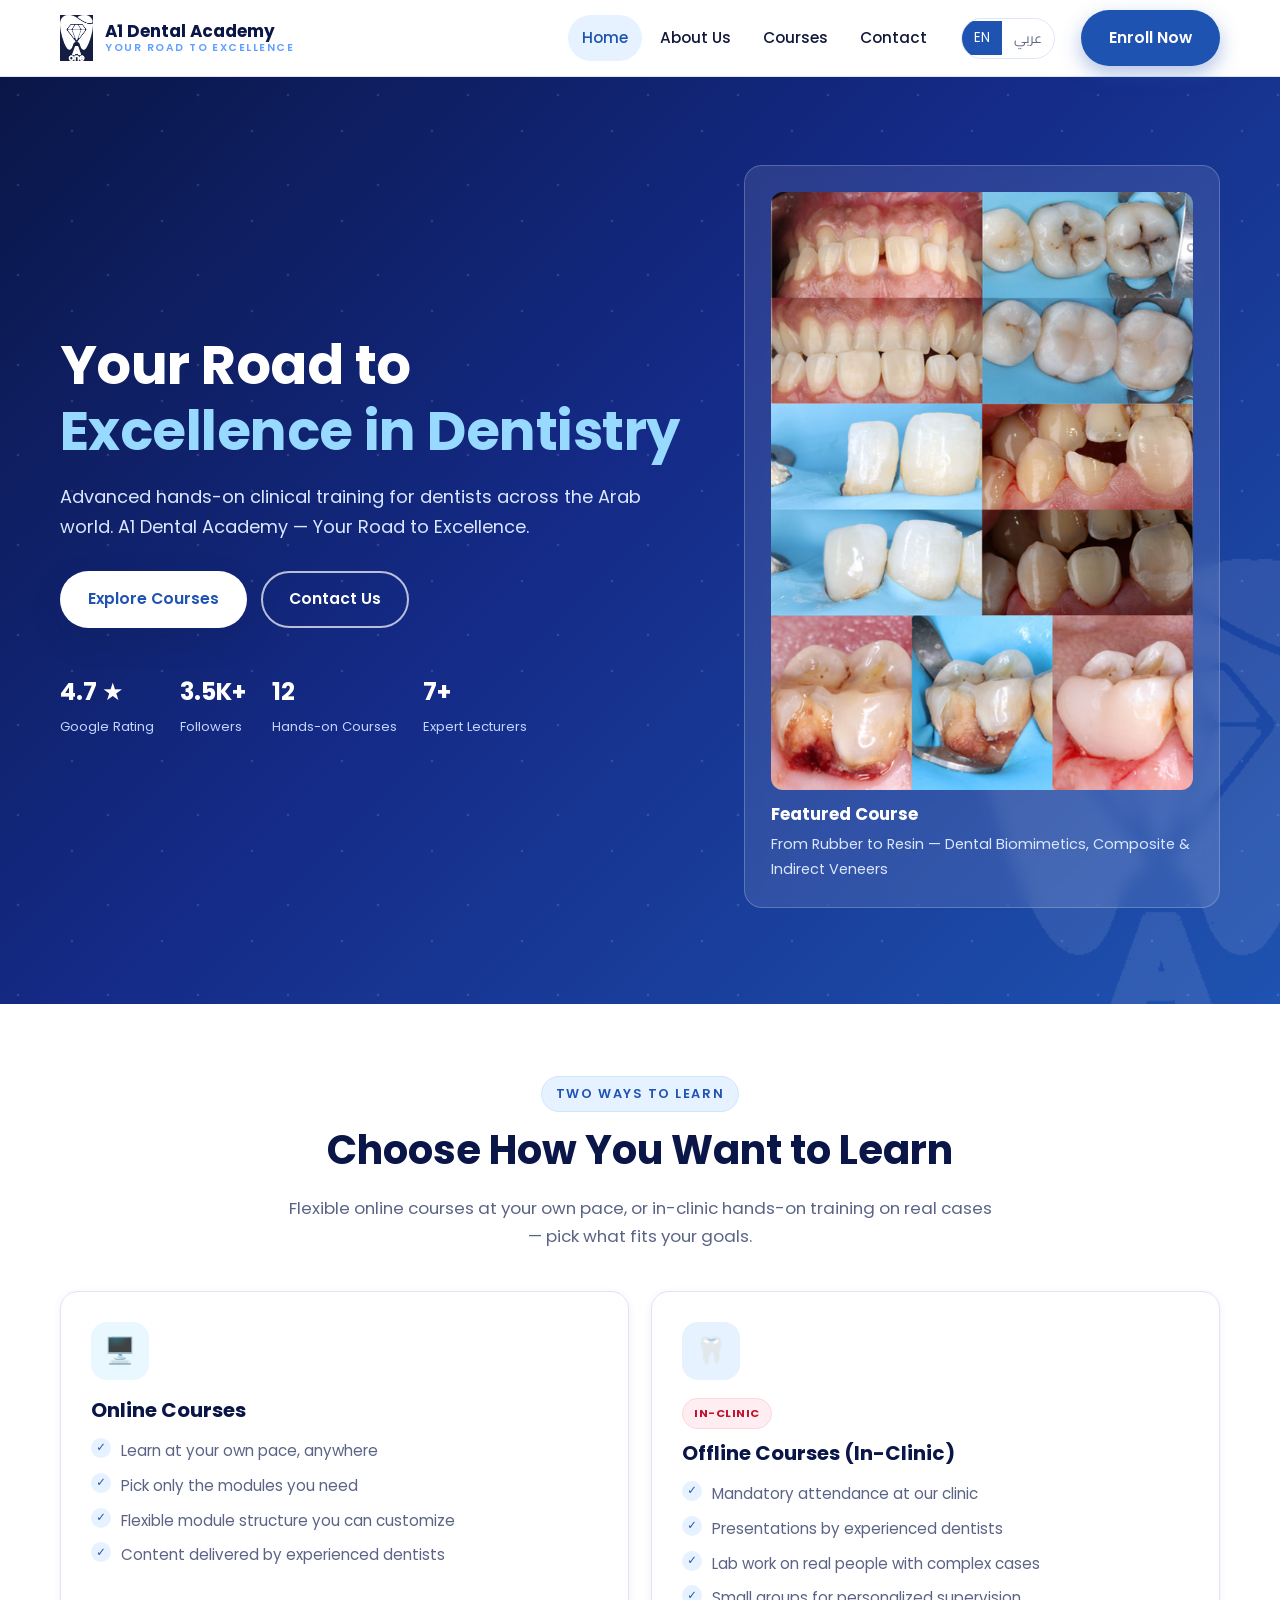
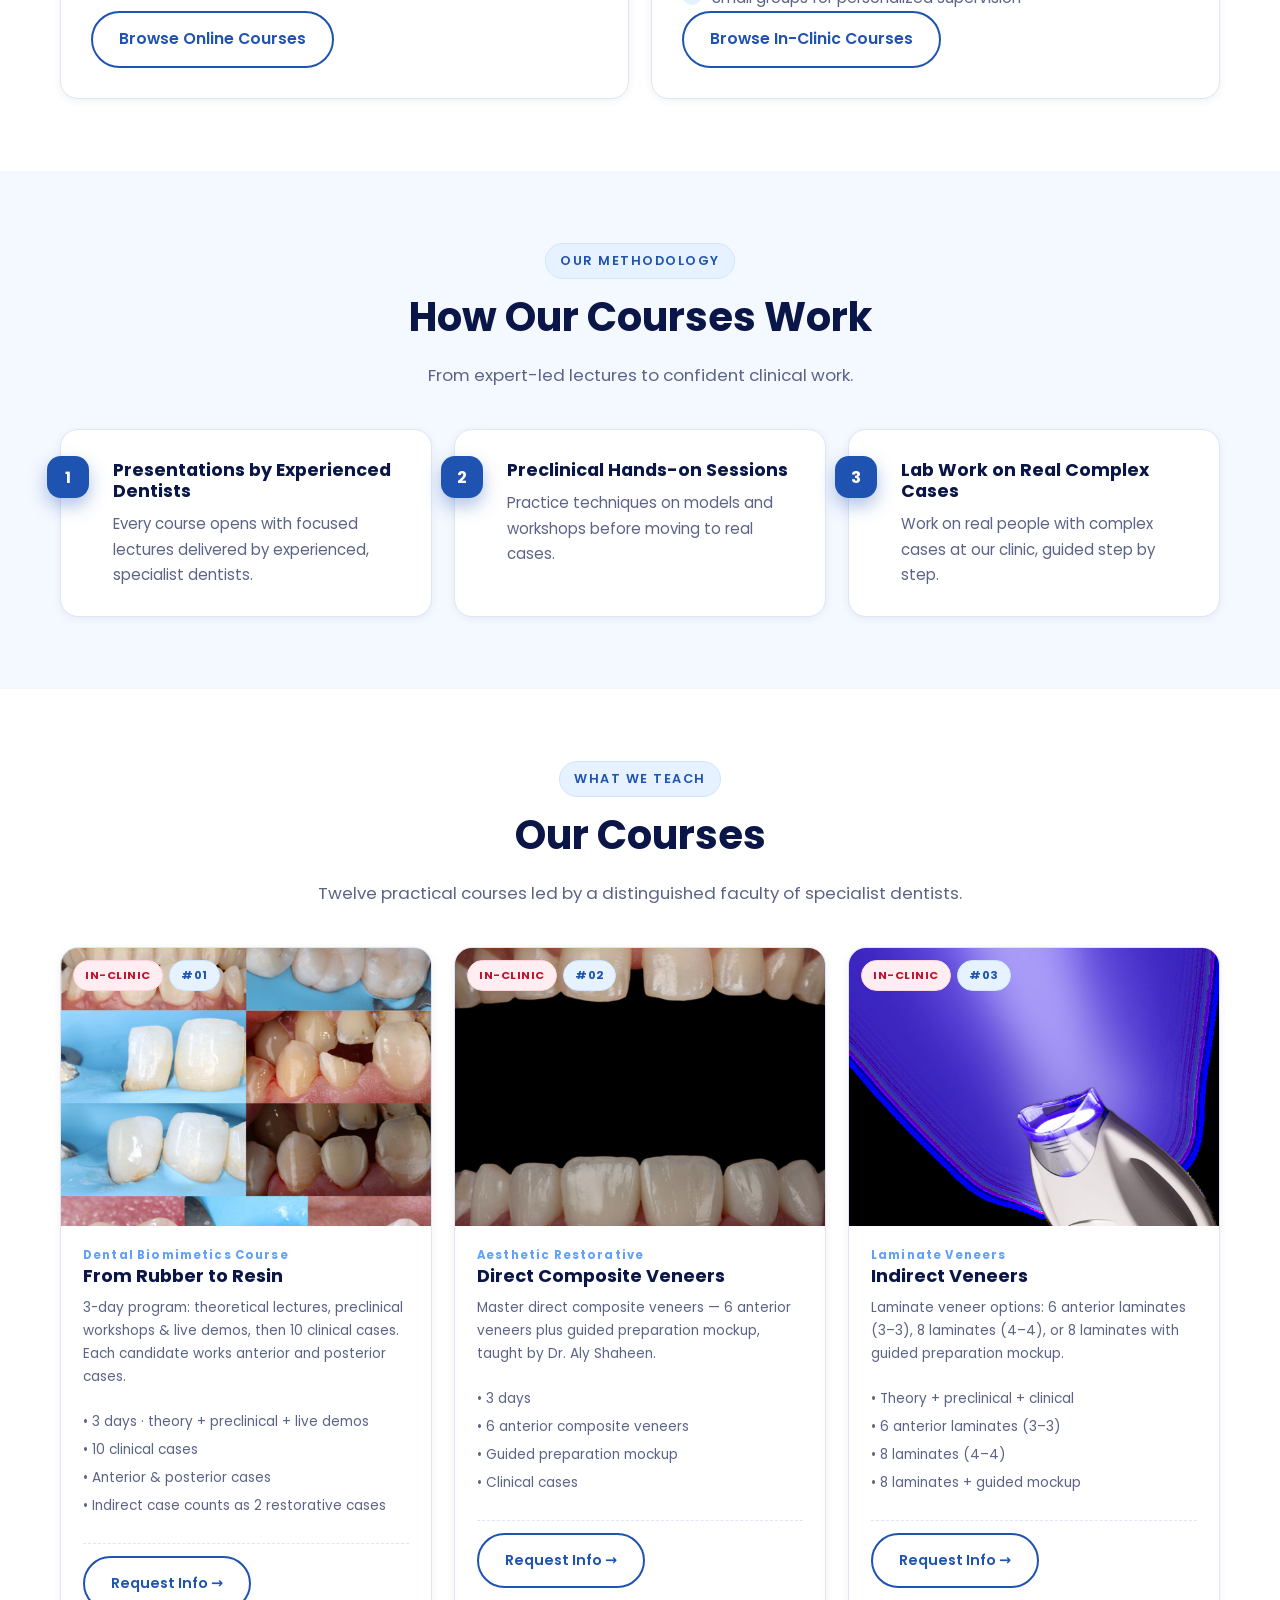
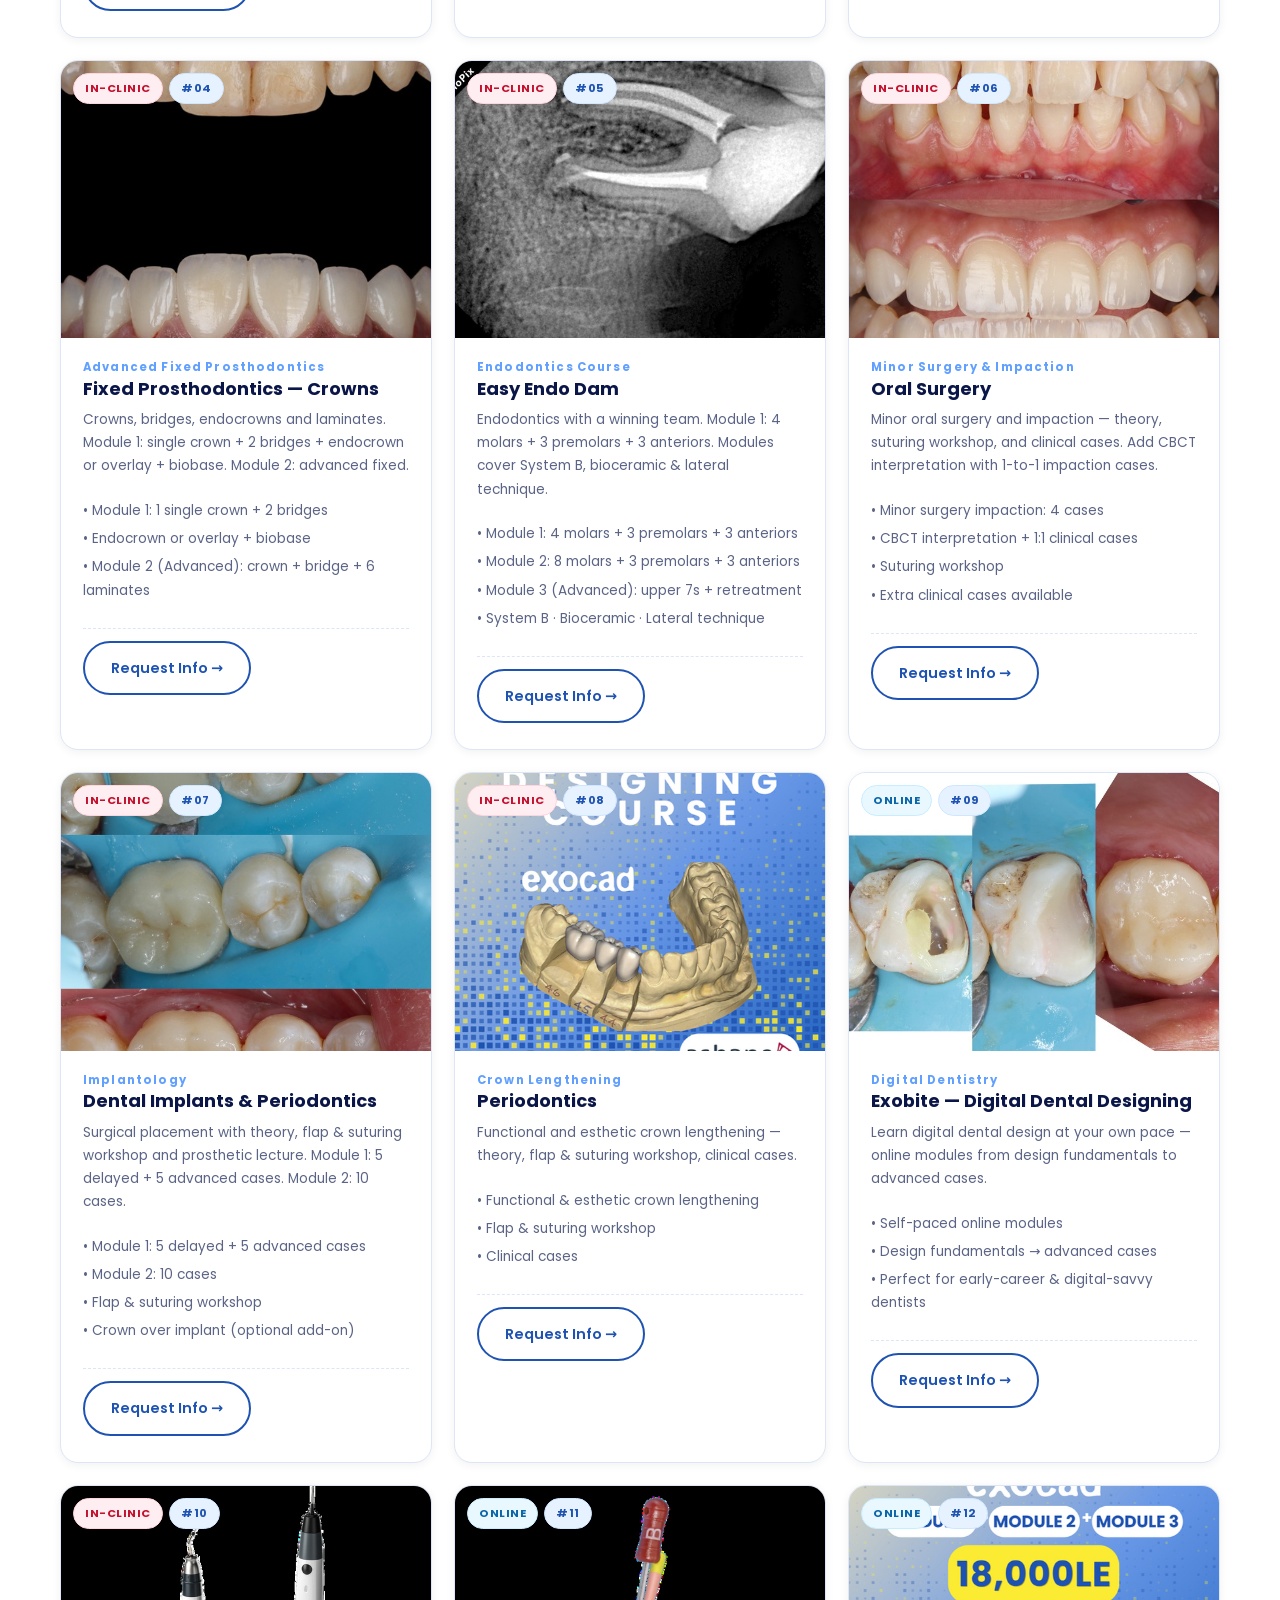
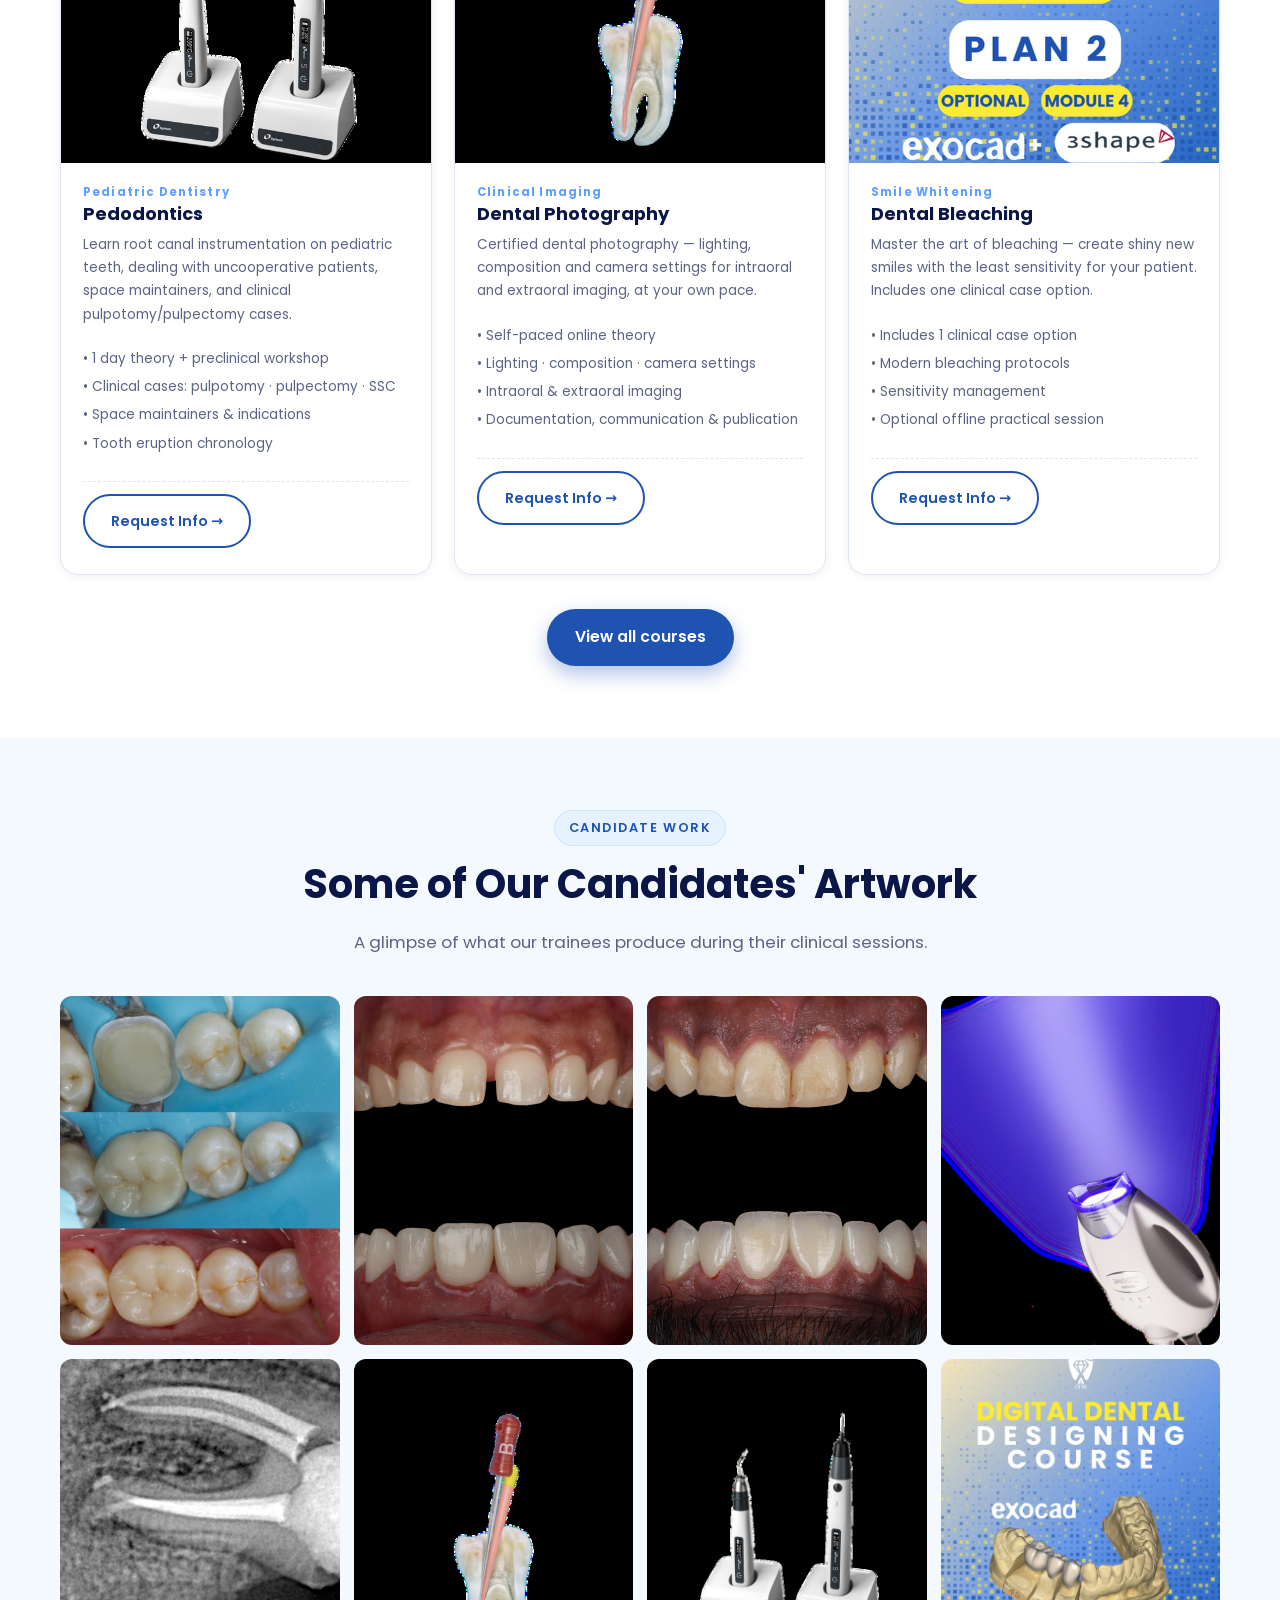
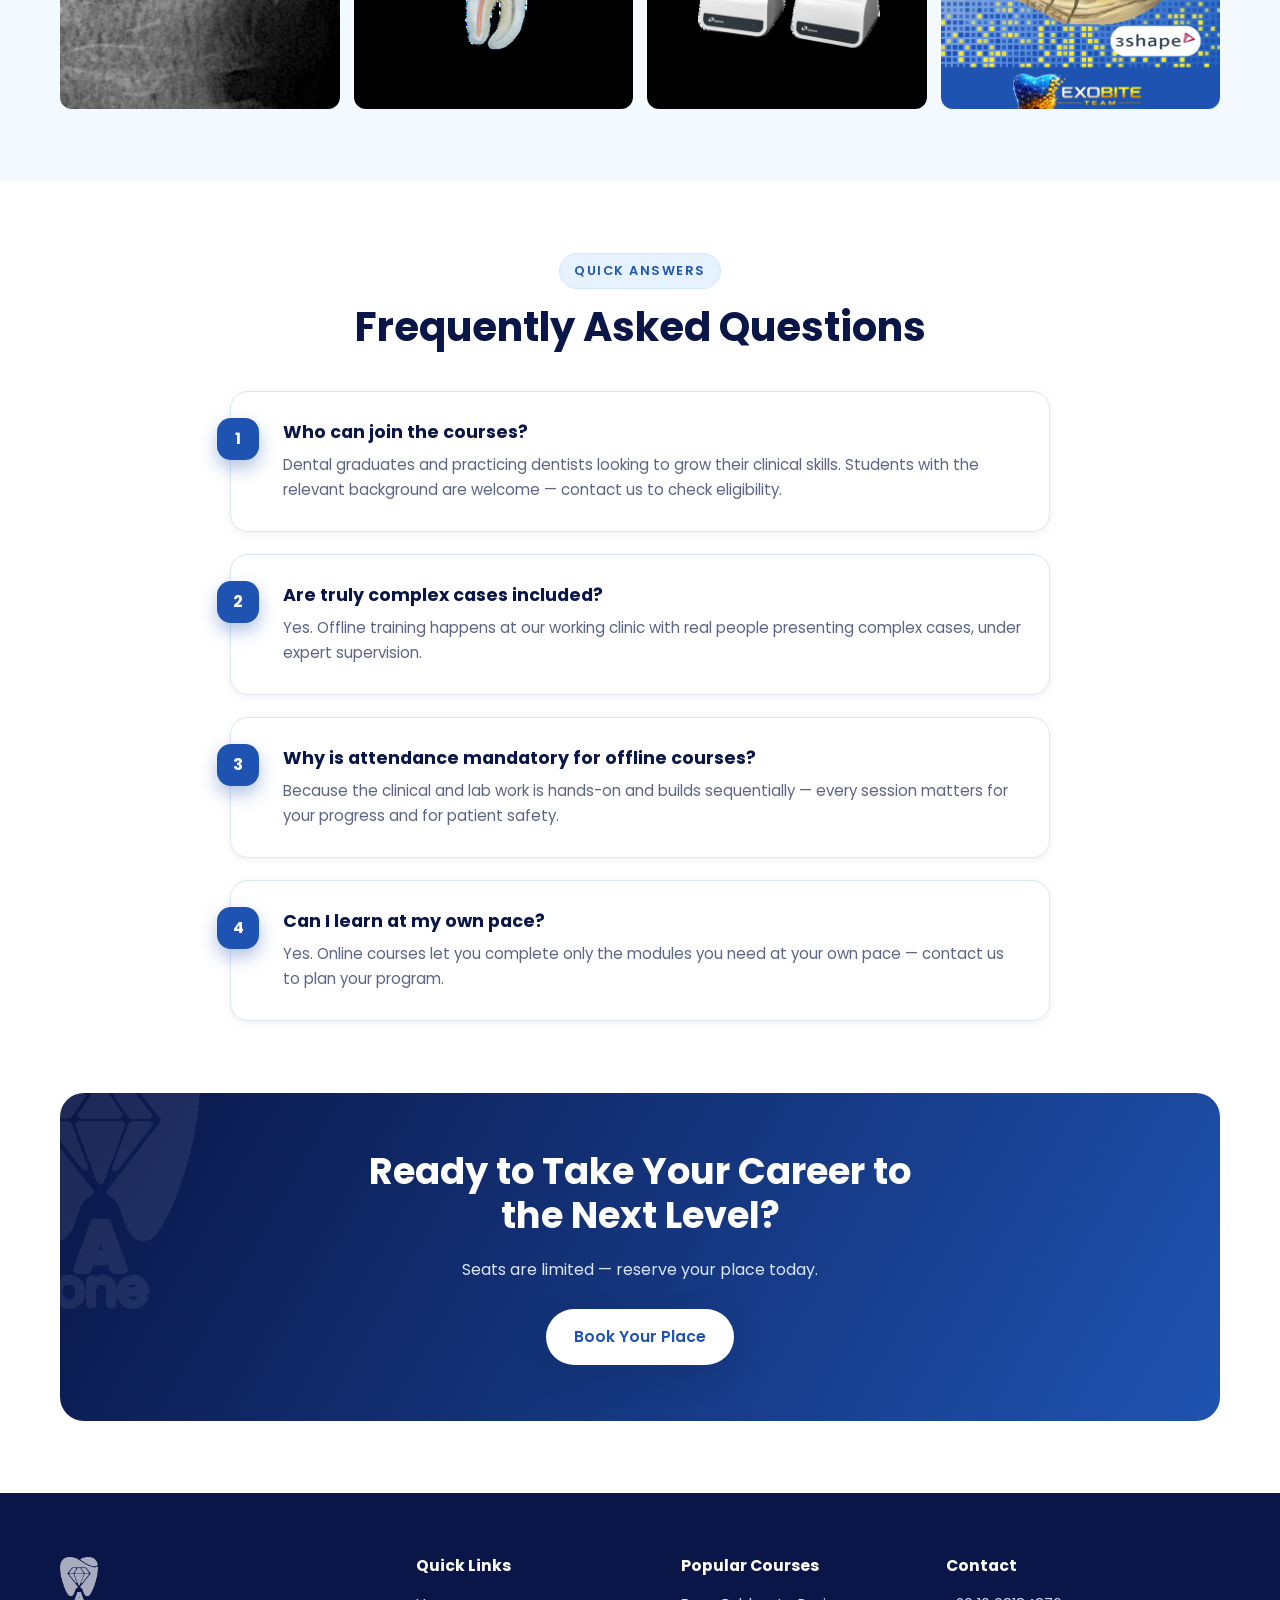
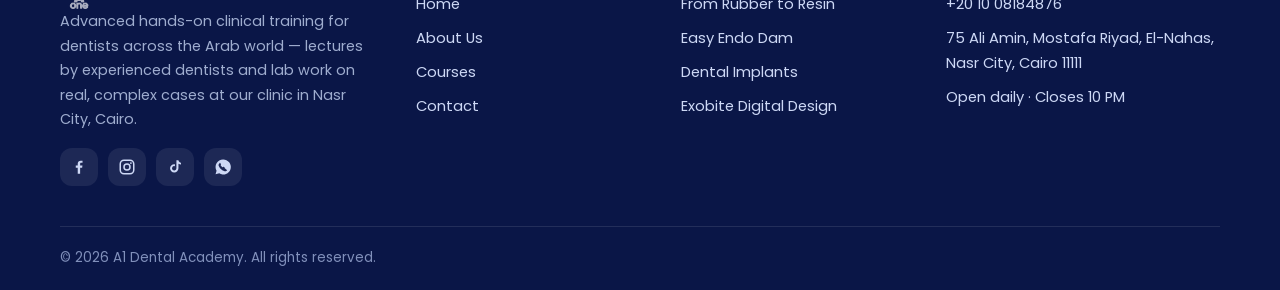
<file: index.html>
<!DOCTYPE html>
<html lang="en" dir="ltr">
<head>
  <meta charset="UTF-8">
  <meta name="viewport" content="width=device-width, initial-scale=1.0">
  <title>A1 Dental Academy — Your Road to Excellence</title>
  <meta name="description" content="Advanced hands-on clinical training for dentists across the Arab world. Online courses at your own pace and in-clinic training on real complex cases in Nasr City, Cairo.">
  <link rel="icon" type="image/png" href="assets/img/logo-dark.png">
  <meta property="og:title" content="A1 Dental Academy — Your Road to Excellence">
  <meta property="og:description" content="Advanced hands-on clinical training for dentists across the Arab world.">
  <meta property="og:image" content="assets/img/gallery/gallery-01.jpg">
  <meta property="og:type" content="website">
  <link rel="preconnect" href="https://fonts.googleapis.com">
  <link rel="preconnect" href="https://fonts.gstatic.com" crossorigin>
  <link href="https://fonts.googleapis.com/css2?family=Poppins:wght@400;500;600;700;800&family=Cairo:wght@400;600;700;800&display=swap" rel="stylesheet">
  <link rel="stylesheet" href="assets/css/style.css">
</head>
<body data-page="home">

  <header class="site-header">
    <div class="container nav-wrap">
      <a class="brand" href="index.html">
        <img class="logo" src="assets/img/logo-dark.png" alt="A1 Dental Academy logo">
        <span class="brand-name" dir="ltr">A1 Dental Academy<span data-i18n="common.tagline"></span></span>
      </a>
      <nav class="nav-links" aria-label="Primary">
        <a href="index.html" data-page="home" data-i18n="nav.home"></a>
        <a href="about.html" data-page="about" data-i18n="nav.about"></a>
        <a href="courses.html" data-page="courses" data-i18n="nav.courses"></a>
        <a href="contact.html" data-page="contact" data-i18n="nav.contact"></a>
      </nav>
      <div class="lang-switch" role="group" aria-label="Language">
        <button type="button" data-lang="en" class="on">EN</button>
        <button type="button" data-lang="ar">عربي</button>
      </div>
      <button class="nav-toggle" type="button" aria-label="Open menu"><span></span></button>
      <a class="btn btn--primary nav-cta" href="contact.html" data-i18n="nav.cta"></a>
    </div>
  </header>

  <main>
    <!-- HERO -->
    <section class="hero">
      <div class="hero-bg"></div>
      <img class="hero-logo" src="assets/img/logo-light.png" alt="" aria-hidden="true">
      <div class="container hero-inner">
        <div>
          <h1><span data-i18n="hero.t1"></span><br><span class="accent" data-i18n="hero.t2"></span></h1>
          <p class="lead" data-i18n="hero.sub"></p>
          <div class="hero-actions">
            <a class="btn btn--white" href="courses.html" data-i18n="hero.cta1"></a>
            <a class="btn btn--ghost" href="contact.html" data-i18n="hero.cta2"></a>
          </div>
          <div class="hero-meta">
            <div class="stat"><b dir="ltr">4.7 ★</b><span data-i18n="hero.statRating"></span></div>
            <div class="stat"><b dir="ltr">3.5K+</b><span data-i18n="hero.statFollowers"></span></div>
            <div class="stat"><b dir="ltr">12</b><span data-i18n="hero.statCourses"></span></div>
            <div class="stat"><b dir="ltr">7+</b><span data-i18n="hero.statDocs"></span></div>
          </div>
        </div>
        <div class="hero-card">
          <img src="assets/img/gallery/gallery-01.jpg" alt="From Rubber to Resin" loading="lazy">
          <h3 data-i18n="hero.cardTitle"></h3>
          <p data-i18n="hero.cardText"></p>
        </div>
      </div>
    </section>

    <!-- MODES -->
    <section class="section">
      <div class="container">
        <div class="section-head center">
          <span class="eyebrow" data-i18n="modes.kicker"></span>
          <h2 class="title" data-i18n="modes.title"></h2>
          <p class="lead" data-i18n="modes.lead"></p>
        </div>
        <div class="grid grid-2">
          <article class="mode-card online">
            <div class="ic">🖥️</div>
            <h3 data-i18n="modes.online.title"></h3>
            <ul>
              <li data-i18n="modes.online.li1"></li>
              <li data-i18n="modes.online.li2"></li>
              <li data-i18n="modes.online.li3"></li>
              <li data-i18n="modes.online.li4"></li>
            </ul>
            <a class="btn btn--outline" href="courses.html?mode=online" data-i18n="modes.online.cta"></a>
          </article>
          <article class="mode-card offline">
            <div class="ic">🦷</div>
            <span class="badge badge--offline" data-i18n="courses.filterOffline"></span>
            <h3 data-i18n="modes.offline.title"></h3>
            <ul>
              <li data-i18n="modes.offline.li1"></li>
              <li data-i18n="modes.offline.li2"></li>
              <li data-i18n="modes.offline.li3"></li>
              <li data-i18n="modes.offline.li4"></li>
            </ul>
            <a class="btn btn--outline" href="courses.html?mode=offline" data-i18n="modes.offline.cta"></a>
          </article>
        </div>
      </div>
    </section>

    <!-- HOW IT WORKS -->
    <section class="section section--soft">
      <div class="container">
        <div class="section-head center">
          <span class="eyebrow" data-i18n="how.kicker"></span>
          <h2 class="title" data-i18n="how.title"></h2>
          <p class="lead" data-i18n="how.lead"></p>
        </div>
        <div class="steps grid-3">
          <div class="step"><h3 data-i18n="how.s1t"></h3><p data-i18n="how.s1d"></p></div>
          <div class="step"><h3 data-i18n="how.s2t"></h3><p data-i18n="how.s2d"></p></div>
          <div class="step"><h3 data-i18n="how.s3t"></h3><p data-i18n="how.s3d"></p></div>
        </div>
      </div>
    </section>

    <!-- FEATURED COURSES -->
    <section class="section">
      <div class="container">
        <div class="section-head center">
          <span class="eyebrow" data-i18n="featured.kicker"></span>
          <h2 class="title" data-i18n="featured.title"></h2>
          <p class="lead" data-i18n="featured.lead"></p>
        </div>
        <div id="courses-grid" class="grid grid-3"></div>
        <div class="anchor-back"><a class="btn btn--primary" href="courses.html" data-i18n="featured.all"></a></div>
      </div>
    </section>

    <!-- GALLERY -->
    <section class="section section--soft">
      <div class="container">
        <div class="section-head center">
          <span class="eyebrow" data-i18n="gallery.kicker"></span>
          <h2 class="title" data-i18n="gallery.title"></h2>
          <p class="lead" data-i18n="gallery.lead"></p>
        </div>
        <div class="gallery">
          <a href="#"><img src="assets/img/gallery/gallery-06.jpg" alt="Candidate work" loading="lazy"></a>
          <a href="#"><img src="assets/img/gallery/gallery-02.jpg" alt="Candidate work" loading="lazy"></a>
          <a href="#"><img src="assets/img/gallery/gallery-03.jpg" alt="Candidate work" loading="lazy"></a>
          <a href="#"><img src="assets/img/gallery/gallery-15.jpg" alt="Candidate work" loading="lazy"></a>
          <a href="#"><img src="assets/img/gallery/gallery-09.jpg" alt="Candidate work" loading="lazy"></a>
          <a href="#"><img src="assets/img/gallery/gallery-12.jpg" alt="Candidate work" loading="lazy"></a>
          <a href="#"><img src="assets/img/gallery/gallery-11.jpg" alt="Candidate work" loading="lazy"></a>
          <a href="#"><img src="assets/img/gallery/gallery-13.jpg" alt="Candidate work" loading="lazy"></a>
        </div>
      </div>
    </section>

    <!-- FAQ -->
    <section class="section">
      <div class="container">
        <div class="section-head center" style="max-width:820px">
          <span class="eyebrow" data-i18n="fq.kicker"></span>
          <h2 class="title" data-i18n="fq.title"></h2>
        </div>
        <div class="steps" style="max-width:820px;margin-inline:auto">
          <div class="step"><h3 data-i18n="fq1q"></h3><p data-i18n="fq1a"></p></div>
          <div class="step"><h3 data-i18n="fq2q"></h3><p data-i18n="fq2a"></p></div>
          <div class="step"><h3 data-i18n="fq3q"></h3><p data-i18n="fq3a"></p></div>
          <div class="step"><h3 data-i18n="fq4q"></h3><p data-i18n="fq4a"></p></div>
        </div>
      </div>
    </section>

    <!-- CTA -->
    <section class="section" style="padding-top:0">
      <div class="container">
        <div class="cta-band">
          <img class="hero-logo" src="assets/img/logo-light.png" alt="" aria-hidden="true">
          <h2 data-i18n="cta.title"></h2>
          <p data-i18n="cta.text"></p>
          <a class="btn btn--white" href="contact.html" data-i18n="cta.btn"></a>
        </div>
      </div>
    </section>
  </main>

  <footer class="site-footer">
    <div class="container">
      <div class="footer-grid">
        <div class="footer-brand">
          <img class="logo" src="assets/img/logo-light.png" alt="A1 Dental Academy">
          <p data-i18n="footer.blurb"></p>
          <div class="socials">
            <a href="https://www.facebook.com/profile.php?id=100087639138218" target="_blank" rel="noopener" aria-label="Facebook"><svg width="18" height="18" viewBox="0 0 24 24" fill="#cdd8f5"><path d="M13.5 21v-8h2.7l.4-3.1h-3.1V7.9c0-.9.3-1.5 1.6-1.5h1.6V3.6c-.3 0-1.3-.1-2.4-.1-2.4 0-4 1.4-4 4.1v2.3H7.7V13h2.6v8h3.2z"/></svg></a>
            <a href="https://www.instagram.com/a1dentalacademy" target="_blank" rel="noopener" aria-label="Instagram"><svg width="18" height="18" viewBox="0 0 24 24" fill="none" stroke="#cdd8f5" stroke-width="2"><rect x="3" y="3" width="18" height="18" rx="5"/><circle cx="12" cy="12" r="4"/><circle cx="17.2" cy="6.8" r="1.2" fill="#cdd8f5" stroke="none"/></svg></a>
            <a href="https://www.tiktok.com/@a1dentalacademy" target="_blank" rel="noopener" aria-label="TikTok"><svg width="18" height="18" viewBox="0 0 24 24" fill="#cdd8f5"><path d="M16.6 3c.3 1.7 1.4 3 3.4 3.2v2.5c-1.2 0-2.4-.3-3.4-1v6.1a5.6 5.6 0 1 1-5.6-5.6c.3 0 .6 0 .9.1v2.7a2.9 2.9 0 1 0 2 2.8V3h2.7z"/></svg></a>
            <a href="https://wa.me/201008184876" target="_blank" rel="noopener" aria-label="WhatsApp"><svg width="18" height="18" viewBox="0 0 24 24" fill="#cdd8f5"><path d="M12 2a10 10 0 0 0-8.6 15l-1.3 4.7 4.9-1.3A10 10 0 1 0 12 2zm5.6 14.4c-.2.6-1.3 1.2-1.8 1.2-.4.1-1 .1-1.6-.1a14 14 0 0 1-5.8-3.6 11 11 0 0 1-2-3.2c-.3-.6-.4-1.2-.3-1.7 0-.5.4-1.4 1-1.8l.6-.6c.2-.2.4-.2.6 0l1 1.6c.1.2.1.4 0 .6l-.4.6c-.1.2-.2.3-.1.4a7 7 0 0 0 2.4 2.4c.1.1.3.1.5 0l.5-.5c.2-.2.4-.2.6 0l1.4 1.1c.2.2.2.3.2.4v.5z"/></svg></a>
          </div>
        </div>
        <div>
          <h4 data-i18n="footer.quick"></h4>
          <ul>
            <li><a href="index.html" data-i18n="nav.home"></a></li>
            <li><a href="about.html" data-i18n="nav.about"></a></li>
            <li><a href="courses.html" data-i18n="nav.courses"></a></li>
            <li><a href="contact.html" data-i18n="nav.contact"></a></li>
          </ul>
        </div>
        <div>
          <h4 data-i18n="footer.coursesCol"></h4>
          <ul>
            <li><a href="courses.html?course=biomimetics" dir="auto">From Rubber to Resin</a></li>
            <li><a href="courses.html?course=endo-dam" dir="auto">Easy Endo Dam</a></li>
            <li><a href="courses.html?course=implants" dir="auto">Dental Implants</a></li>
            <li><a href="courses.html?course=exobite" dir="auto">Exobite Digital Design</a></li>
          </ul>
        </div>
        <div>
          <h4 data-i18n="footer.contactCol"></h4>
          <ul>
            <li><a href="tel:+201008184876" dir="ltr">+20 10 08184876</a></li>
            <li>75 Ali Amin, Mostafa Riyad, El-Nahas, Nasr City, Cairo 11111</li>
            <li data-i18n="contact.hoursValue"></li>
          </ul>
        </div>
      </div>
      <div class="footer-bottom">
        <span dir="auto">© <span id="year"></span> <span data-i18n="footer.rights"></span></span>
      </div>
    </div>
  </footer>

  <div class="lightbox" id="lightbox" aria-hidden="true">
    <button class="lb-close" id="lb-close" type="button" aria-label="Close">&times;</button>
    <button class="lb-prev" id="lb-prev" type="button" aria-label="Previous">&#8249;</button>
    <img id="lb-img" src="assets/img/logo-light.png" alt="">
    <button class="lb-next" id="lb-next" type="button" aria-label="Next">&#8250;</button>
  </div>

  <script src="assets/js/i18n.js"></script>
  <script src="assets/js/data.js"></script>
  <script src="assets/js/main.js"></script>
</body>
</html>
</file>
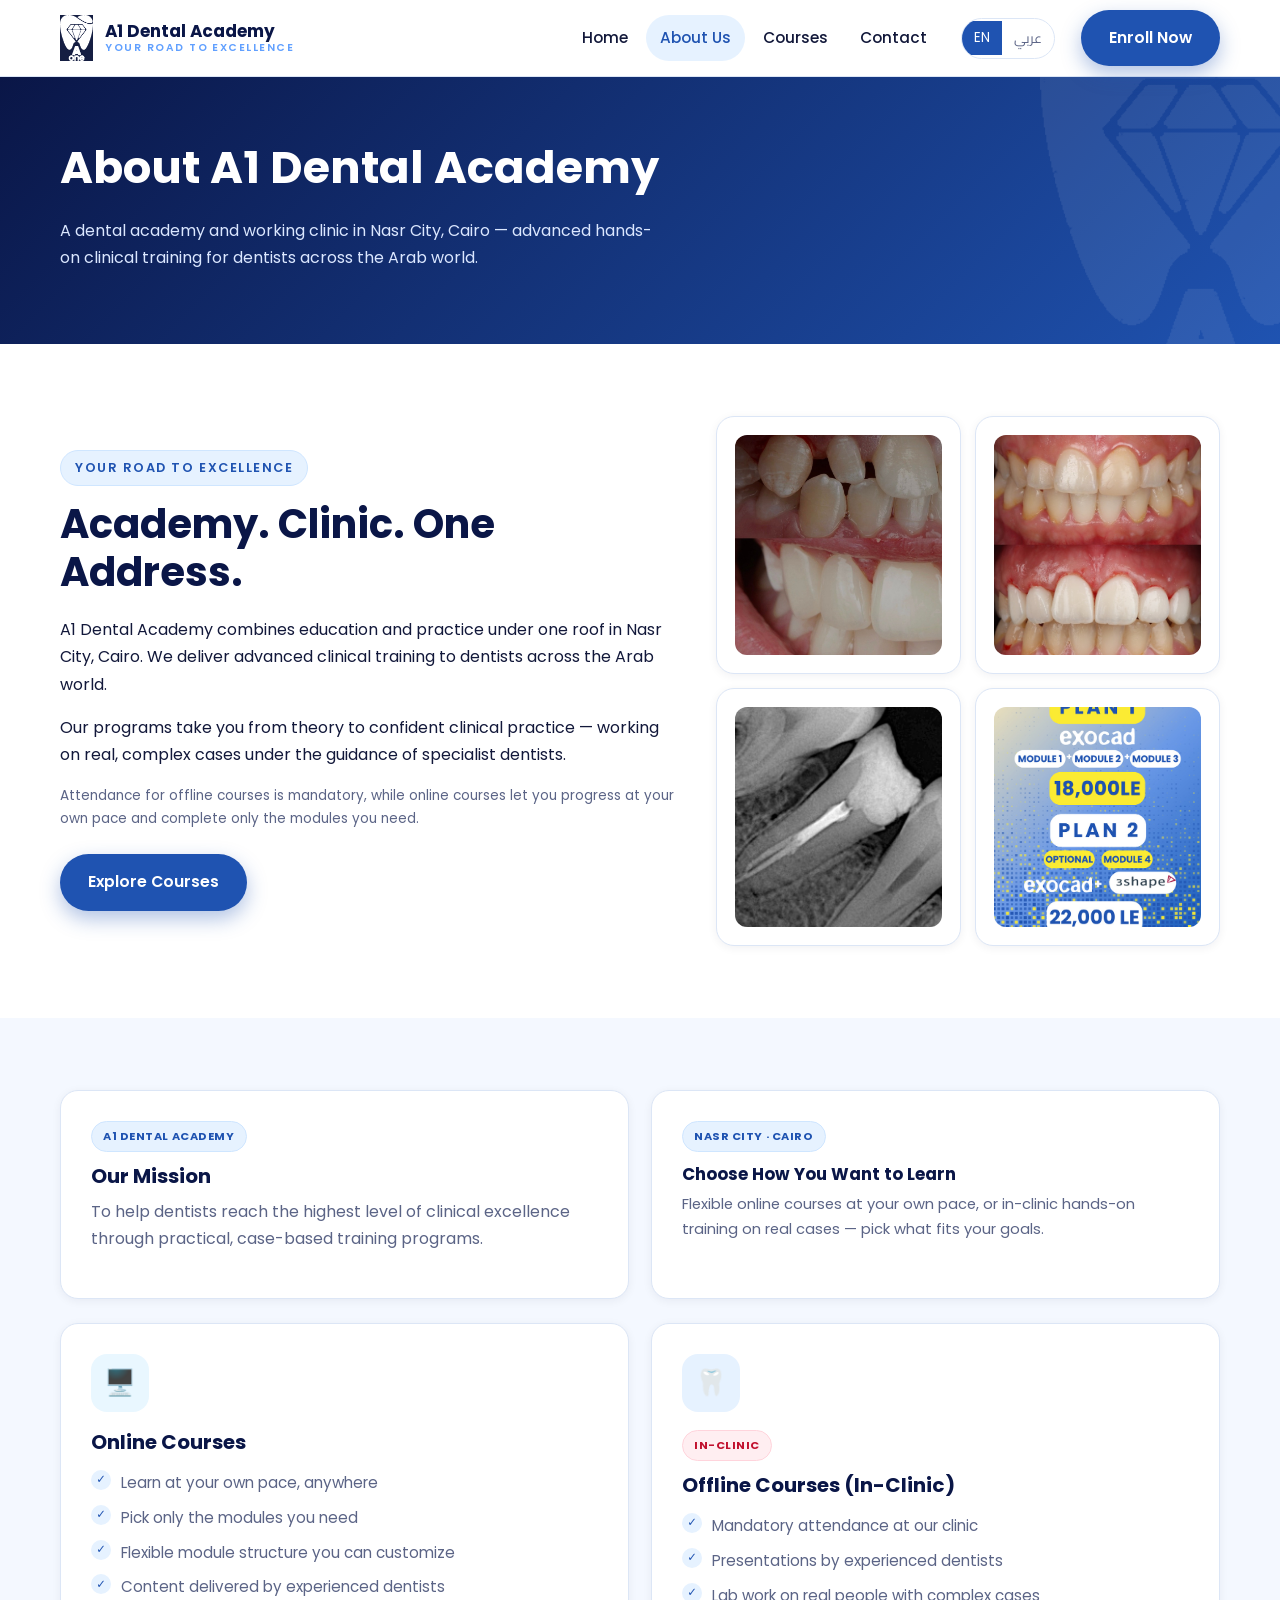
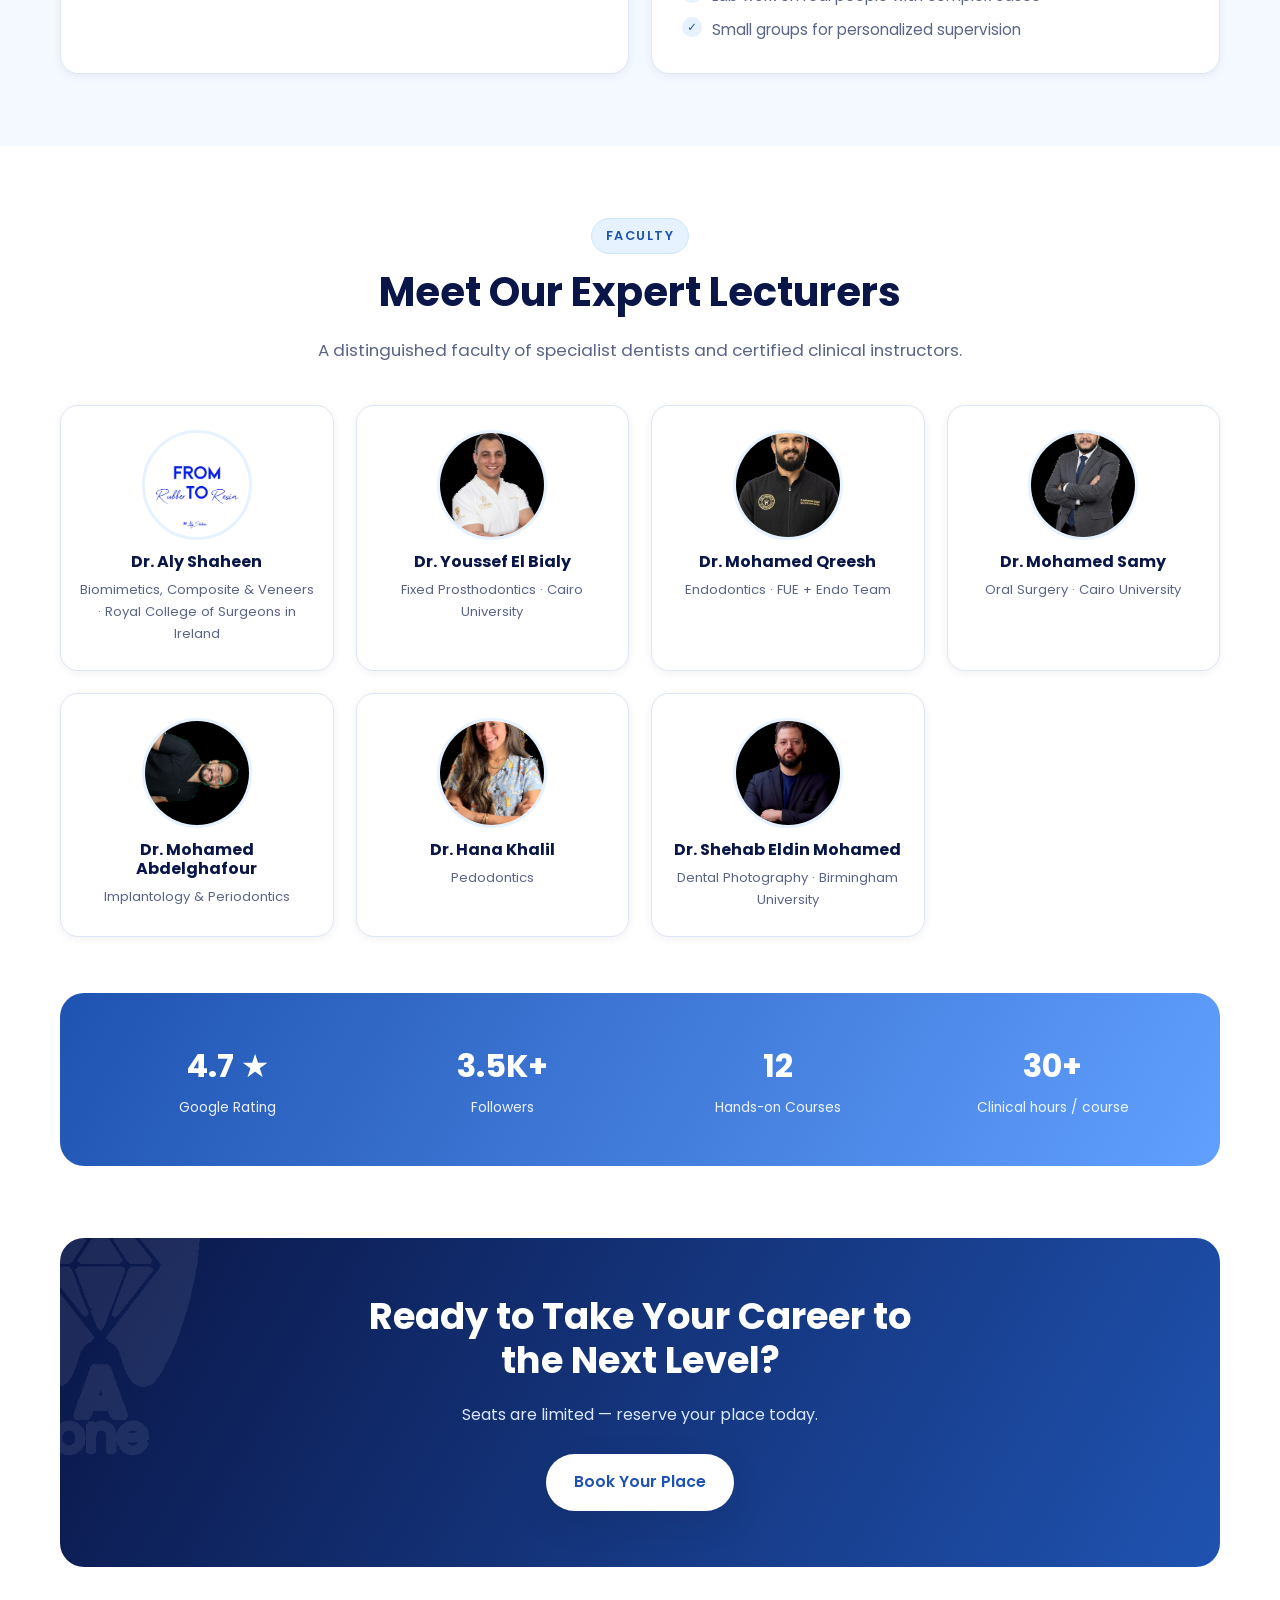
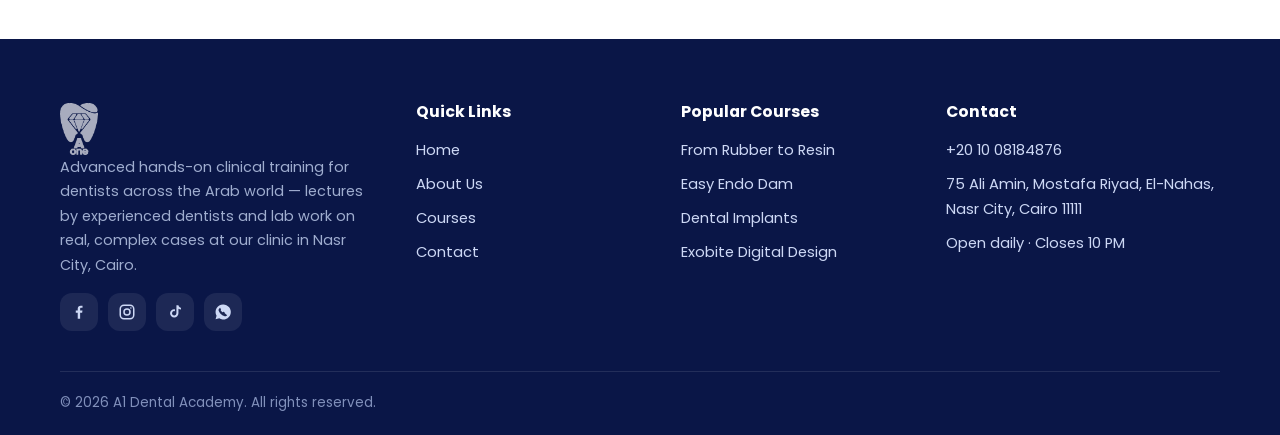
<file: about.html>
<!DOCTYPE html>
<html lang="en" dir="ltr">
<head>
  <meta charset="UTF-8">
  <meta name="viewport" content="width=device-width, initial-scale=1.0">
  <title>About Us — A1 Dental Academy</title>
  <meta name="description" content="A1 Dental Academy — a dental academy and working clinic in Nasr City, Cairo. Advanced hands-on clinical training for dentists across the Arab world.">
  <link rel="icon" type="image/png" href="assets/img/logo-dark.png">
  <meta property="og:title" content="About — A1 Dental Academy">
  <meta property="og:image" content="assets/img/logo-light.png">
  <link rel="preconnect" href="https://fonts.googleapis.com">
  <link rel="preconnect" href="https://fonts.gstatic.com" crossorigin>
  <link href="https://fonts.googleapis.com/css2?family=Poppins:wght@400;500;600;700;800&family=Cairo:wght@400;600;700;800&display=swap" rel="stylesheet">
  <link rel="stylesheet" href="assets/css/style.css">
</head>
<body data-page="about">

  <header class="site-header">
    <div class="container nav-wrap">
      <a class="brand" href="index.html">
        <img class="logo" src="assets/img/logo-dark.png" alt="A1 Dental Academy logo">
        <span class="brand-name" dir="ltr">A1 Dental Academy<span data-i18n="common.tagline"></span></span>
      </a>
      <nav class="nav-links" aria-label="Primary">
        <a href="index.html" data-page="home" data-i18n="nav.home"></a>
        <a href="about.html" data-page="about" data-i18n="nav.about"></a>
        <a href="courses.html" data-page="courses" data-i18n="nav.courses"></a>
        <a href="contact.html" data-page="contact" data-i18n="nav.contact"></a>
      </nav>
      <div class="lang-switch" role="group" aria-label="Language">
        <button type="button" data-lang="en" class="on">EN</button>
        <button type="button" data-lang="ar">عربي</button>
      </div>
      <button class="nav-toggle" type="button" aria-label="Open menu"><span></span></button>
      <a class="btn btn--primary nav-cta" href="contact.html" data-i18n="nav.cta"></a>
    </div>
  </header>

  <main>
    <section class="page-hero">
      <img class="hero-logo" src="assets/img/logo-light.png" alt="" aria-hidden="true">
      <div class="container">
        <h1 data-i18n="about.heroTitle"></h1>
        <p data-i18n="about.heroText"></p>
      </div>
    </section>

    <section class="section">
      <div class="container">
        <div class="grid split">
          <div>
            <span class="eyebrow" data-i18n="common.tagline"></span>
            <h2 class="title" data-i18n="about.whoTitle"></h2>
            <p data-i18n="about.whoP1"></p>
            <p data-i18n="about.whoP2"></p>
            <p class="note" data-i18n="about.menuNote"></p>
            <a class="btn btn--primary" href="courses.html" style="margin-top:10px" data-i18n="hero.cta1"></a>
          </div>
          <div class="grid grid-2" style="gap:14px">
            <div class="mode-card" style="padding:18px"><img src="assets/img/gallery/gallery-08.jpg" alt="" loading="lazy" style="border-radius:12px;height:220px;object-fit:cover"></div>
            <div class="mode-card" style="padding:18px"><img src="assets/img/gallery/gallery-05.jpg" alt="" loading="lazy" style="border-radius:12px;height:220px;object-fit:cover"></div>
            <div class="mode-card" style="padding:18px"><img src="assets/img/gallery/gallery-10.jpg" alt="" loading="lazy" style="border-radius:12px;height:220px;object-fit:cover"></div>
            <div class="mode-card" style="padding:18px"><img src="assets/img/gallery/gallery-14.jpg" alt="" loading="lazy" style="border-radius:12px;height:220px;object-fit:cover"></div>
          </div>
        </div>
      </div>
    </section>

    <section class="section section--soft">
      <div class="container">
        <div class="grid grid-2">
          <article class="mode-card">
            <span class="badge badge--blue">A1 Dental Academy</span>
            <h3 data-i18n="about.missionTitle"></h3>
            <p style="color:var(--muted)" data-i18n="about.missionText"></p>
          </article>
          <article class="mode-card">
            <span class="badge badge--blue">Nasr City · Cairo</span>
            <h3 data-i18n="modes.title" style="font-size:1.05rem"></h3>
            <p style="color:var(--muted);font-size:.92rem" data-i18n="modes.lead"></p>
          </article>
        </div>

        <div class="grid grid-2" style="margin-top:24px">
          <article class="mode-card online">
            <div class="ic">🖥️</div>
            <h3 data-i18n="modes.online.title"></h3>
            <ul>
              <li data-i18n="modes.online.li1"></li>
              <li data-i18n="modes.online.li2"></li>
              <li data-i18n="modes.online.li3"></li>
              <li data-i18n="modes.online.li4"></li>
            </ul>
          </article>
          <article class="mode-card offline">
            <div class="ic">🦷</div>
            <span class="badge badge--offline" data-i18n="courses.filterOffline"></span>
            <h3 data-i18n="modes.offline.title"></h3>
            <ul>
              <li data-i18n="modes.offline.li1"></li>
              <li data-i18n="modes.offline.li2"></li>
              <li data-i18n="modes.offline.li3"></li>
              <li data-i18n="modes.offline.li4"></li>
            </ul>
          </article>
        </div>
      </div>
    </section>

    <section class="section">
      <div class="container">
        <div class="section-head center">
          <span class="eyebrow" data-i18n="about.mentorsKicker"></span>
          <h2 class="title" data-i18n="about.mentorsTitle"></h2>
          <p class="lead" data-i18n="about.mentorsLead"></p>
        </div>
        <div id="doctors-grid" class="grid grid-4"></div>

        <div class="stats-band" style="margin-top:56px">
          <div><b dir="ltr">4.7 ★</b><span data-i18n="hero.statRating"></span></div>
          <div><b dir="ltr">3.5K+</b><span data-i18n="hero.statFollowers"></span></div>
          <div><b dir="ltr">12</b><span data-i18n="hero.statCourses"></span></div>
          <div><b dir="ltr">30+</b><span>Clinical hours / course</span></div>
        </div>
      </div>
    </section>

    <section class="section" style="padding-top:0">
      <div class="container">
        <div class="cta-band">
          <img class="hero-logo" src="assets/img/logo-light.png" alt="" aria-hidden="true">
          <h2 data-i18n="cta.title"></h2>
          <p data-i18n="cta.text"></p>
          <a class="btn btn--white" href="contact.html" data-i18n="cta.btn"></a>
        </div>
      </div>
    </section>
  </main>

  <footer class="site-footer">
    <div class="container">
      <div class="footer-grid">
        <div class="footer-brand">
          <img class="logo" src="assets/img/logo-light.png" alt="A1 Dental Academy">
          <p data-i18n="footer.blurb"></p>
          <div class="socials">
            <a href="https://www.facebook.com/profile.php?id=100087639138218" target="_blank" rel="noopener" aria-label="Facebook"><svg width="18" height="18" viewBox="0 0 24 24" fill="#cdd8f5"><path d="M13.5 21v-8h2.7l.4-3.1h-3.1V7.9c0-.9.3-1.5 1.6-1.5h1.6V3.6c-.3 0-1.3-.1-2.4-.1-2.4 0-4 1.4-4 4.1v2.3H7.7V13h2.6v8h3.2z"/></svg></a>
            <a href="https://www.instagram.com/a1dentalacademy" target="_blank" rel="noopener" aria-label="Instagram"><svg width="18" height="18" viewBox="0 0 24 24" fill="none" stroke="#cdd8f5" stroke-width="2"><rect x="3" y="3" width="18" height="18" rx="5"/><circle cx="12" cy="12" r="4"/><circle cx="17.2" cy="6.8" r="1" fill="#cdd8f5" stroke="none"/></svg></a>
            <a href="https://www.tiktok.com/@a1dentalacademy" target="_blank" rel="noopener" aria-label="TikTok"><svg width="18" height="18" viewBox="0 0 24 24" fill="#cdd8f5"><path d="M16.6 3c.3 1.7 1.4 3 3.4 3.2v2.5c-1.2 0-2.4-.3-3.4-1v6.1a5.6 5.6 0 1 1-5.6-5.6c.3 0 .6 0 .9.1v2.7a2.9 2.9 0 1 0 2 2.8V3h2.7z"/></svg></a>
            <a href="https://wa.me/201008184876" target="_blank" rel="noopener" aria-label="WhatsApp"><svg width="18" height="18" viewBox="0 0 24 24" fill="#cdd8f5"><path d="M12 2a10 10 0 0 0-8.6 15l-1.3 4.7 4.9-1.3A10 10 0 1 0 12 2zm5.6 14.4c-.2.6-1.3 1.2-1.8 1.2-.4.1-1 .1-1.6-.1a14 14 0 0 1-5.8-3.6 11 11 0 0 1-2-3.2c-.3-.6-.4-1.2-.3-1.7 0-.5.4-1.4 1-1.8l.6-.6c.2-.2.4-.2.6 0l1 1.6c.1.2.1.4 0 .6l-.4.6c-.1.2-.2.3-.1.4a7 7 0 0 0 2.4 2.4c.1.1.3.1.5 0l.5-.5c.2-.2.4-.2.6 0l1.4 1.1c.2.2.2.3.2.4v.5z"/></svg></a>
          </div>
        </div>
        <div>
          <h4 data-i18n="footer.quick"></h4>
          <ul>
            <li><a href="index.html" data-i18n="nav.home"></a></li>
            <li><a href="about.html" data-i18n="nav.about"></a></li>
            <li><a href="courses.html" data-i18n="nav.courses"></a></li>
            <li><a href="contact.html" data-i18n="nav.contact"></a></li>
          </ul>
        </div>
        <div>
          <h4 data-i18n="footer.coursesCol"></h4>
          <ul>
            <li><a href="courses.html?course=biomimetics" dir="auto">From Rubber to Resin</a></li>
            <li><a href="courses.html?course=endo-dam" dir="auto">Easy Endo Dam</a></li>
            <li><a href="courses.html?course=implants" dir="auto">Dental Implants</a></li>
            <li><a href="courses.html?course=exobite" dir="auto">Exobite Digital Design</a></li>
          </ul>
        </div>
        <div>
          <h4 data-i18n="footer.contactCol"></h4>
          <ul>
            <li><a href="tel:+201008184876" dir="ltr">+20 10 08184876</a></li>
            <li>75 Ali Amin, Mostafa Riyad, El-Nahas, Nasr City, Cairo 11111</li>
            <li data-i18n="contact.hoursValue"></li>
          </ul>
        </div>
      </div>
      <div class="footer-bottom">
        <span dir="auto">© <span id="year"></span> <span data-i18n="footer.rights"></span></span>
      </div>
    </div>
  </footer>

  <script src="assets/js/i18n.js"></script>
  <script src="assets/js/data.js"></script>
  <script src="assets/js/main.js"></script>
</body>
</html>
</file>
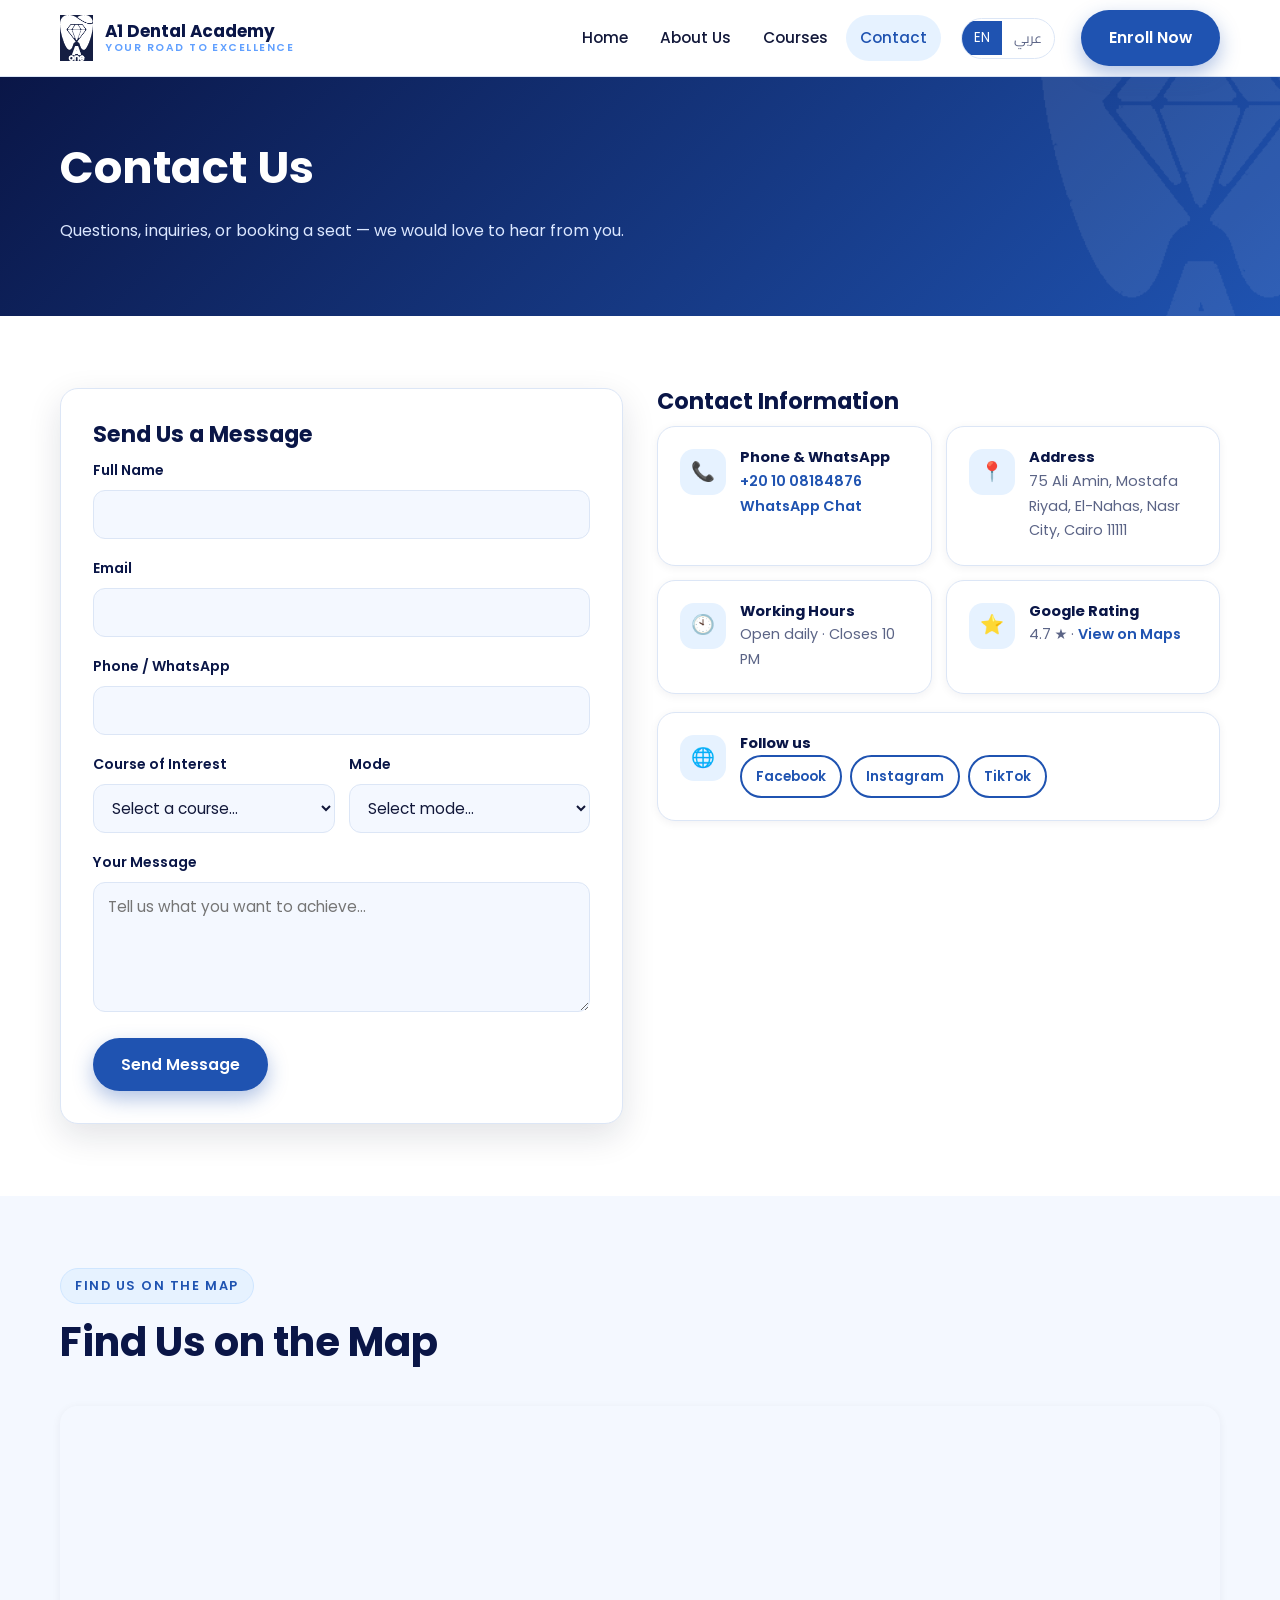
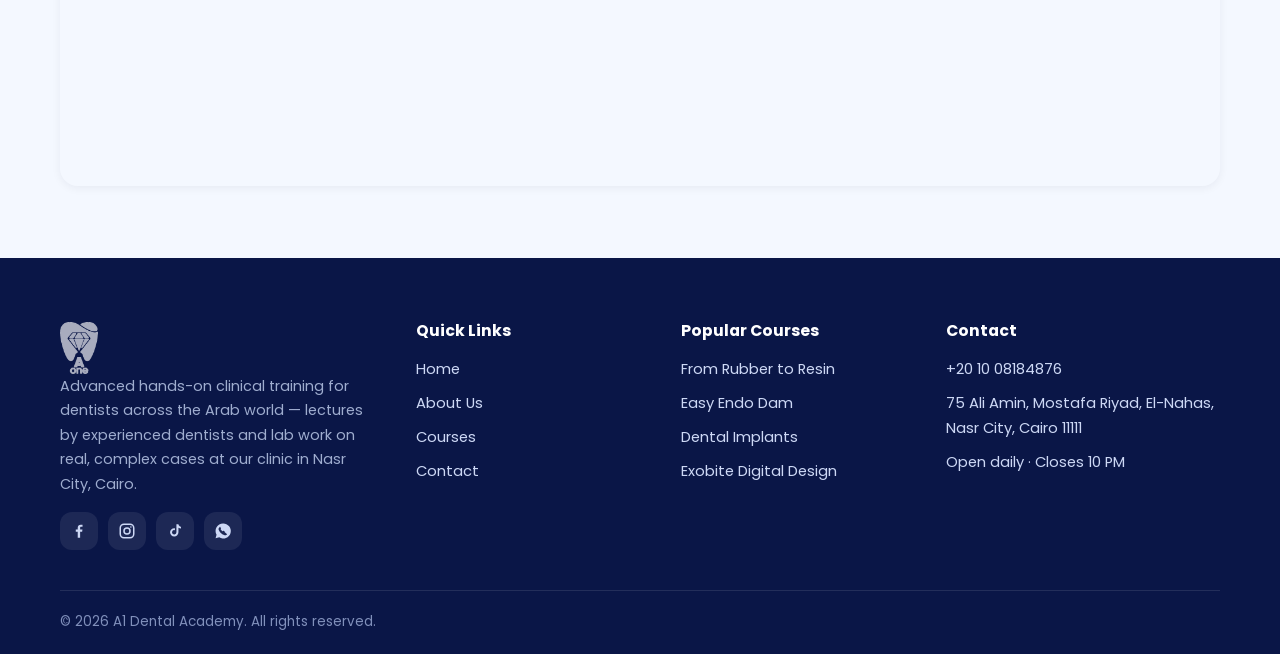
<file: contact.html>
<!DOCTYPE html>
<html lang="en" dir="ltr">
<head>
  <meta charset="UTF-8">
  <meta name="viewport" content="width=device-width, initial-scale=1.0">
  <title>Contact Us — A1 Dental Academy</title>
  <meta name="description" content="Contact A1 Dental Academy — 75 Ali Amin, Mostafa Riyad, Nasr City, Cairo. Phone/WhatsApp +20 10 08184876.">
  <link rel="icon" type="image/png" href="assets/img/logo-dark.png">
  <meta property="og:title" content="Contact — A1 Dental Academy">
  <meta property="og:image" content="assets/img/logo-light.png">
  <link rel="preconnect" href="https://fonts.googleapis.com">
  <link rel="preconnect" href="https://fonts.gstatic.com" crossorigin>
  <link href="https://fonts.googleapis.com/css2?family=Poppins:wght@400;500;600;700;800&family=Cairo:wght@400;600;700;800&display=swap" rel="stylesheet">
  <link rel="stylesheet" href="assets/css/style.css">
</head>
<body data-page="contact">

  <header class="site-header">
    <div class="container nav-wrap">
      <a class="brand" href="index.html">
        <img class="logo" src="assets/img/logo-dark.png" alt="A1 Dental Academy logo">
        <span class="brand-name" dir="ltr">A1 Dental Academy<span data-i18n="common.tagline"></span></span>
      </a>
      <nav class="nav-links" aria-label="Primary">
        <a href="index.html" data-page="home" data-i18n="nav.home"></a>
        <a href="about.html" data-page="about" data-i18n="nav.about"></a>
        <a href="courses.html" data-page="courses" data-i18n="nav.courses"></a>
        <a href="contact.html" data-page="contact" data-i18n="nav.contact"></a>
      </nav>
      <div class="lang-switch" role="group" aria-label="Language">
        <button type="button" data-lang="en" class="on">EN</button>
        <button type="button" data-lang="ar">عربي</button>
      </div>
      <button class="nav-toggle" type="button" aria-label="Open menu"><span></span></button>
      <a class="btn btn--primary nav-cta" href="contact.html" data-i18n="nav.cta"></a>
    </div>
  </header>

  <main>
    <section class="page-hero">
      <img class="hero-logo" src="assets/img/logo-light.png" alt="" aria-hidden="true">
      <div class="container">
        <h1 data-i18n="contact.heroTitle"></h1>
        <p data-i18n="contact.heroText"></p>
      </div>
    </section>

    <section class="section">
      <div class="container">
        <div class="grid split-even">
          <!-- FORM -->
          <div class="form-card">
            <h2 class="title" style="font-size:1.4rem" data-i18n="contact.formTitle"></h2>
            <form id="contact-form" data-endpoint="https://formspree.io/f/YOUR_FORM_ID" method="POST" novalidate>
              <div class="field">
                <label for="f-name" data-i18n="contact.name"></label>
                <input type="text" id="f-name" name="name" autocomplete="name" required>
              </div>
              <div class="field">
                <label for="f-email" data-i18n="contact.email"></label>
                <input type="email" id="f-email" name="email" autocomplete="email" required>
              </div>
              <div class="field">
                <label for="f-phone" data-i18n="contact.phone"></label>
                <input type="tel" id="f-phone" name="phone" autocomplete="tel" dir="ltr">
              </div>
              <div class="grid grid-2" style="gap:14px">
                <div class="field">
                  <label for="f-course" data-i18n="contact.course"></label>
                  <select id="f-course" name="course"></select>
                </div>
                <div class="field">
                  <label for="f-mode" data-i18n="contact.mode"></label>
                  <select id="f-mode" name="mode">
                    <option value="" disabled selected data-i18n="contact.mode0"></option>
                    <option value="offline" data-i18n="contact.modeOffline"></option>
                    <option value="online" data-i18n="contact.modeOnline"></option>
                    <option value="any" data-i18n="contact.modeAny"></option>
                  </select>
                </div>
              </div>
              <div class="field">
                <label for="f-message" data-i18n="contact.msg"></label>
                <textarea id="f-message" name="message" data-i18n-ph="contact.msgPh" required></textarea>
              </div>
              <button class="btn btn--primary" type="submit" id="f-submit" data-i18n="contact.submit"></button>
              <div class="form-msg" id="form-msg" role="status" aria-live="polite"></div>
            </form>
          </div>

          <!-- INFO -->
          <div>
            <h2 class="title" style="font-size:1.4rem" data-i18n="contact.infoTitle"></h2>
            <div class="grid grid-2" style="gap:14px;margin-top:6px">
              <div class="info-card">
                <div class="ic">📞</div>
                <div>
                  <h3 data-i18n="contact.labelPhone"></h3>
                  <p><a href="tel:+201008184876" dir="ltr">+20 10 08184876</a></p>
                  <p><a href="https://wa.me/201008184876" dir="ltr" target="_blank" rel="noopener">WhatsApp Chat</a></p>
                </div>
              </div>
              <div class="info-card">
                <div class="ic">📍</div>
                <div>
                  <h3 data-i18n="contact.labelAddress"></h3>
                  <p>75 Ali Amin, Mostafa Riyad, El-Nahas, Nasr City, Cairo 11111</p>
                </div>
              </div>
              <div class="info-card">
                <div class="ic">🕙</div>
                <div>
                  <h3 data-i18n="contact.labelHours"></h3>
                  <p data-i18n="contact.hoursValue"></p>
                </div>
              </div>
              <div class="info-card">
                <div class="ic">⭐</div>
                <div>
                  <h3>Google Rating</h3>
                  <p>4.7 ★ · <a href="https://maps.app.goo.gl/aUNup1VKj6BmbQpc8" target="_blank" rel="noopener">View on Maps</a></p>
                </div>
              </div>
            </div>

            <div class="info-card" style="margin-top:18px">
              <div class="ic">🌐</div>
              <div>
                <h3 data-i18n="contact.labelSocials"></h3>
                <p style="display:flex;gap:8px;flex-wrap:wrap">
                  <a class="btn btn--outline" style="padding:8px 14px;font-size:.85rem" href="https://www.facebook.com/profile.php?id=100087639138218" target="_blank" rel="noopener">Facebook</a>
                  <a class="btn btn--outline" style="padding:8px 14px;font-size:.85rem" href="https://www.instagram.com/a1dentalacademy" target="_blank" rel="noopener">Instagram</a>
                  <a class="btn btn--outline" style="padding:8px 14px;font-size:.85rem" href="https://www.tiktok.com/@a1dentalacademy" target="_blank" rel="noopener">TikTok</a>
                </p>
              </div>
            </div>
          </div>
        </div>
      </div>
    </section>

    <section class="section section--soft">
      <div class="container">
        <div class="section-head">
          <span class="eyebrow" data-i18n="contact.mapTitle"></span>
          <h2 class="title" data-i18n="contact.mapTitle"></h2>
        </div>
        <iframe class="map-frame" title="A1 Dental Academy map"
          src="https://maps.google.com/maps?q=A1%20Dental%20academy%2C%20Mostafa%20Riyad%2C%20Nasr%20City%2C%20Cairo&z=15&output=embed"
          loading="lazy" referrerpolicy="no-referrer-when-downgrade"></iframe>
      </div>
    </section>
  </main>

  <footer class="site-footer">
    <div class="container">
      <div class="footer-grid">
        <div class="footer-brand">
          <img class="logo" src="assets/img/logo-light.png" alt="A1 Dental Academy">
          <p data-i18n="footer.blurb"></p>
          <div class="socials">
            <a href="https://www.facebook.com/profile.php?id=100087639138218" target="_blank" rel="noopener" aria-label="Facebook"><svg width="18" height="18" viewBox="0 0 24 24" fill="#cdd8f5"><path d="M13.5 21v-8h2.7l.4-3.1h-3.1V7.9c0-.9.3-1.5 1.6-1.5h1.6V3.6c-.3 0-1.3-.1-2.4-.1-2.4 0-4 1.4-4 4.1v2.3H7.7V13h2.6v8h3.2z"/></svg></a>
            <a href="https://www.instagram.com/a1dentalacademy" target="_blank" rel="noopener" aria-label="Instagram"><svg width="18" height="18" viewBox="0 0 24 24" fill="none" stroke="#cdd8f5" stroke-width="2"><rect x="3" y="3" width="18" height="18" rx="5"/><circle cx="12" cy="12" r="4"/><circle cx="17.2" cy="6.8" r="1" fill="#cdd8f5" stroke="none"/></svg></a>
            <a href="https://www.tiktok.com/@a1dentalacademy" target="_blank" rel="noopener" aria-label="TikTok"><svg width="18" height="18" viewBox="0 0 24 24" fill="#cdd8f5"><path d="M16.6 3c.3 1.7 1.4 3 3.4 3.2v2.5c-1.2 0-2.4-.3-3.4-1v6.1a5.6 5.6 0 1 1-5.6-5.6c.3 0 .6 0 .9.1v2.7a2.9 2.9 0 1 0 2 2.8V3h2.7z"/></svg></a>
            <a href="https://wa.me/201008184876" target="_blank" rel="noopener" aria-label="WhatsApp"><svg width="18" height="18" viewBox="0 0 24 24" fill="#cdd8f5"><path d="M12 2a10 10 0 0 0-8.6 15l-1.3 4.7 4.9-1.3A10 10 0 1 0 12 2zm5.6 14.4c-.2.6-1.3 1.2-1.8 1.2-.4.1-1 .1-1.6-.1a14 14 0 0 1-5.8-3.6 11 11 0 0 1-2-3.2c-.3-.6-.4-1.2-.3-1.7 0-.5.4-1.4 1-1.8l.6-.6c.2-.2.4-.2.6 0l1 1.6c.1.2.1.4 0 .6l-.4.6c-.1.2-.2.3-.1.4a7 7 0 0 0 2.4 2.4c.1.1.3.1.5 0l.5-.5c.2-.2.4-.2.6 0l1.4 1.1c.2.2.2.3.2.4v.5z"/></svg></a>
          </div>
        </div>
        <div>
          <h4 data-i18n="footer.quick"></h4>
          <ul>
            <li><a href="index.html" data-i18n="nav.home"></a></li>
            <li><a href="about.html" data-i18n="nav.about"></a></li>
            <li><a href="courses.html" data-i18n="nav.courses"></a></li>
            <li><a href="contact.html" data-i18n="nav.contact"></a></li>
          </ul>
        </div>
        <div>
          <h4 data-i18n="footer.coursesCol"></h4>
          <ul>
            <li><a href="courses.html?course=biomimetics" dir="auto">From Rubber to Resin</a></li>
            <li><a href="courses.html?course=endo-dam" dir="auto">Easy Endo Dam</a></li>
            <li><a href="courses.html?course=implants" dir="auto">Dental Implants</a></li>
            <li><a href="courses.html?course=exobite" dir="auto">Exobite Digital Design</a></li>
          </ul>
        </div>
        <div>
          <h4 data-i18n="footer.contactCol"></h4>
          <ul>
            <li><a href="tel:+201008184876" dir="ltr">+20 10 08184876</a></li>
            <li>75 Ali Amin, Mostafa Riyad, El-Nahas, Nasr City, Cairo 11111</li>
            <li data-i18n="contact.hoursValue"></li>
          </ul>
        </div>
      </div>
      <div class="footer-bottom">
        <span dir="auto">© <span id="year"></span> <span data-i18n="footer.rights"></span></span>
      </div>
    </div>
  </footer>

  <script src="assets/js/i18n.js"></script>
  <script src="assets/js/data.js"></script>
  <script src="assets/js/main.js"></script>
</body>
</html>
</file>
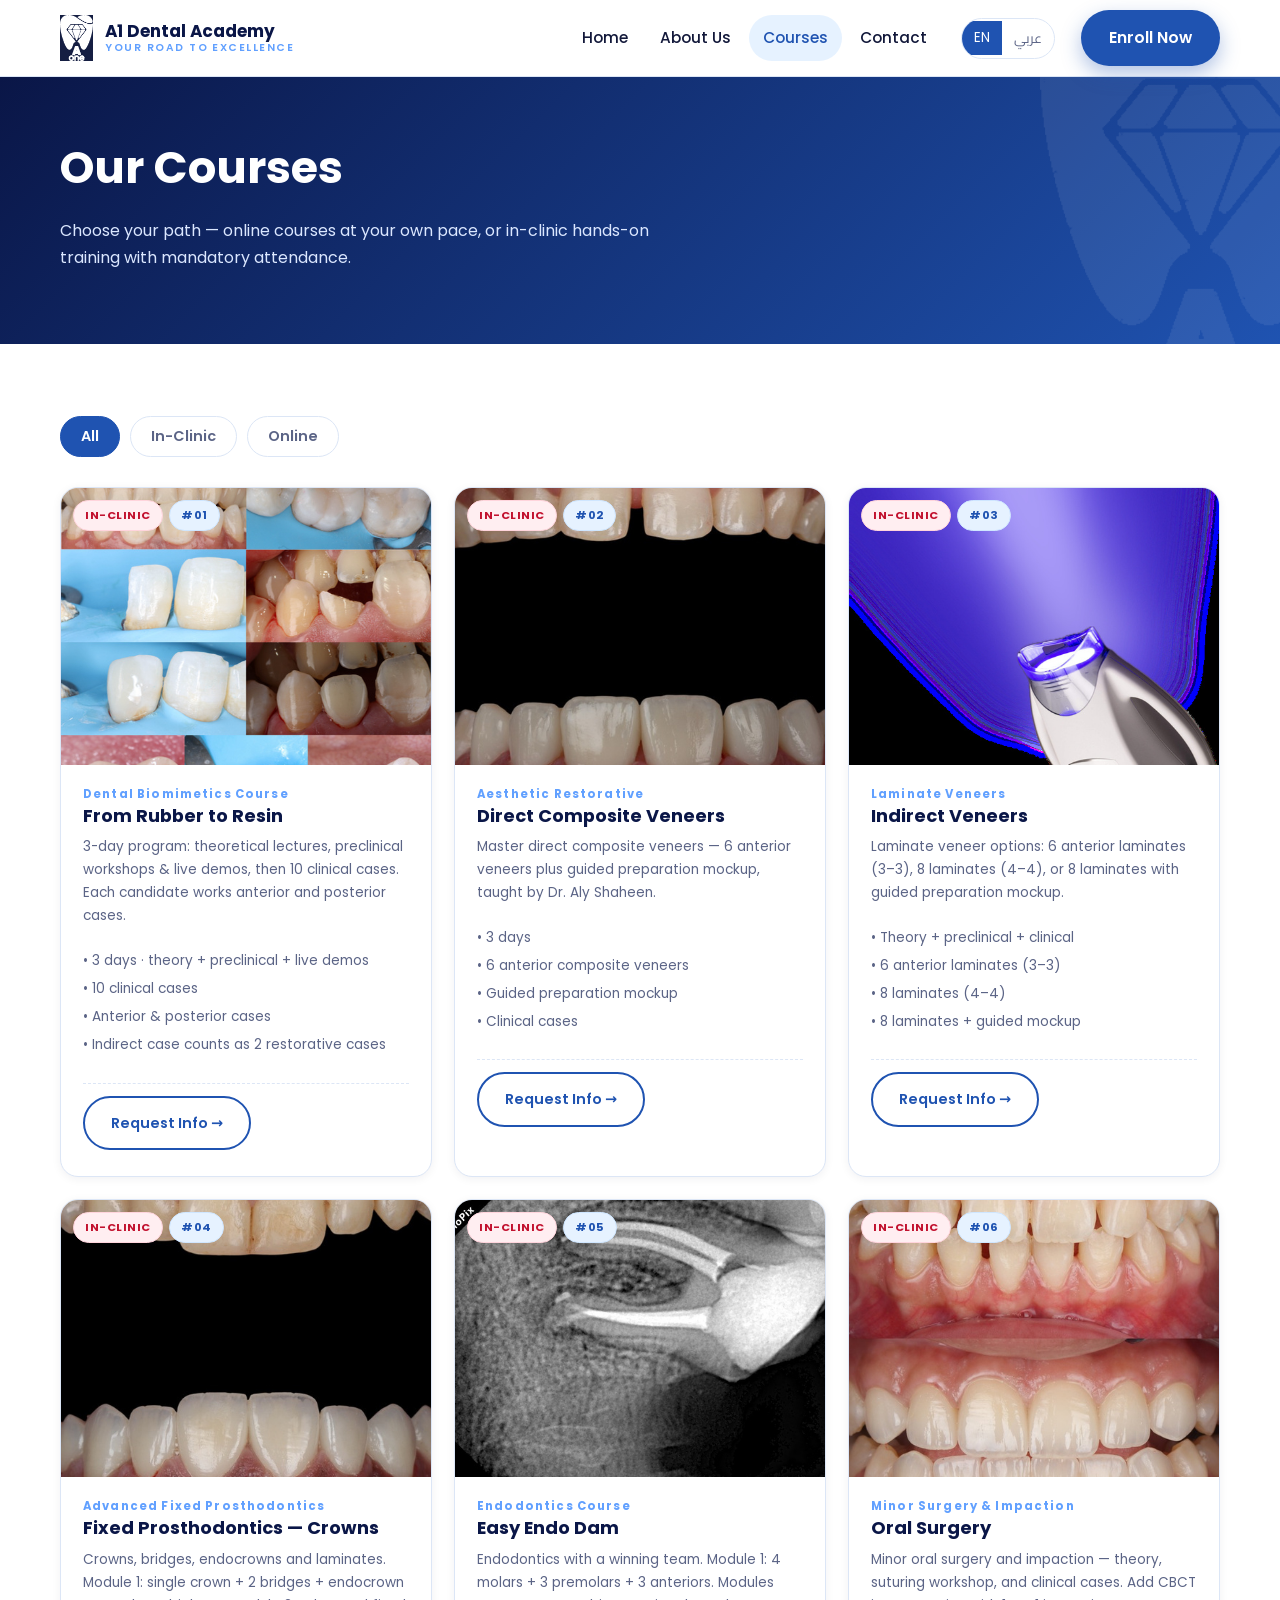
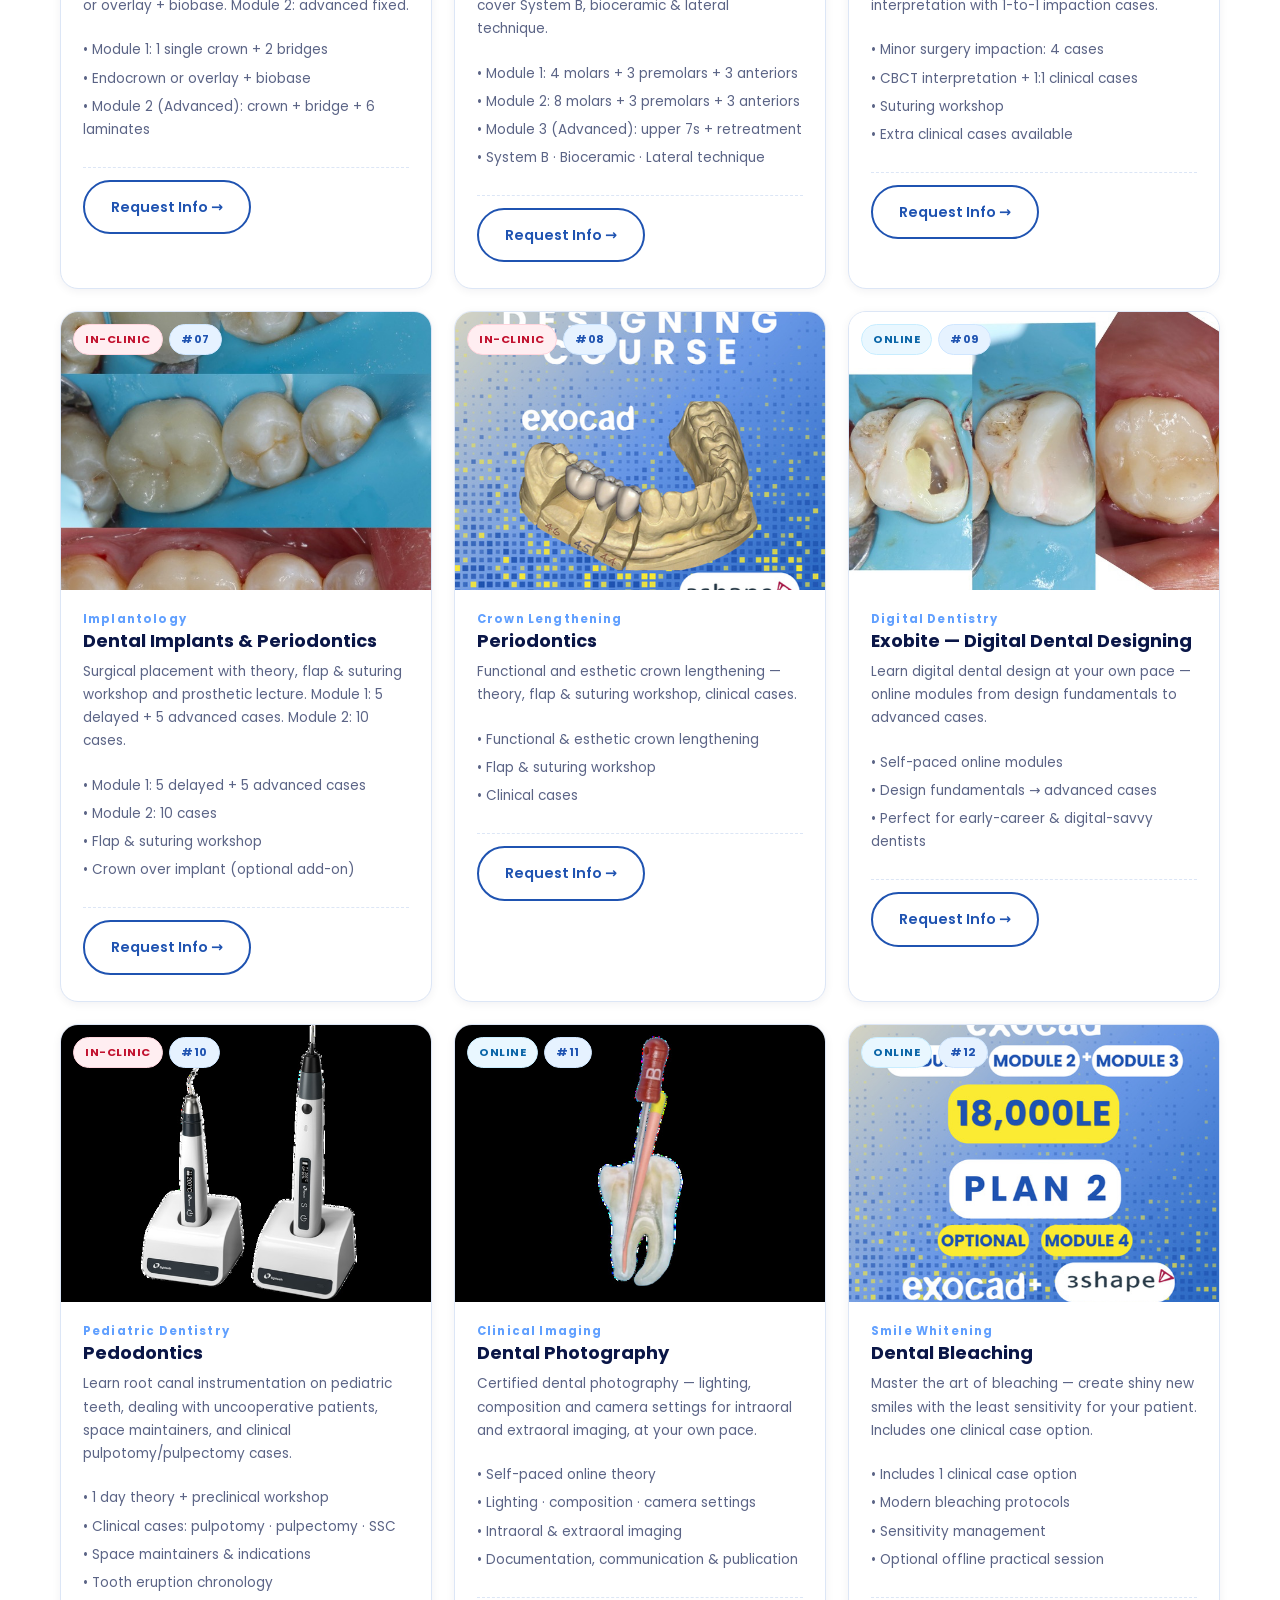
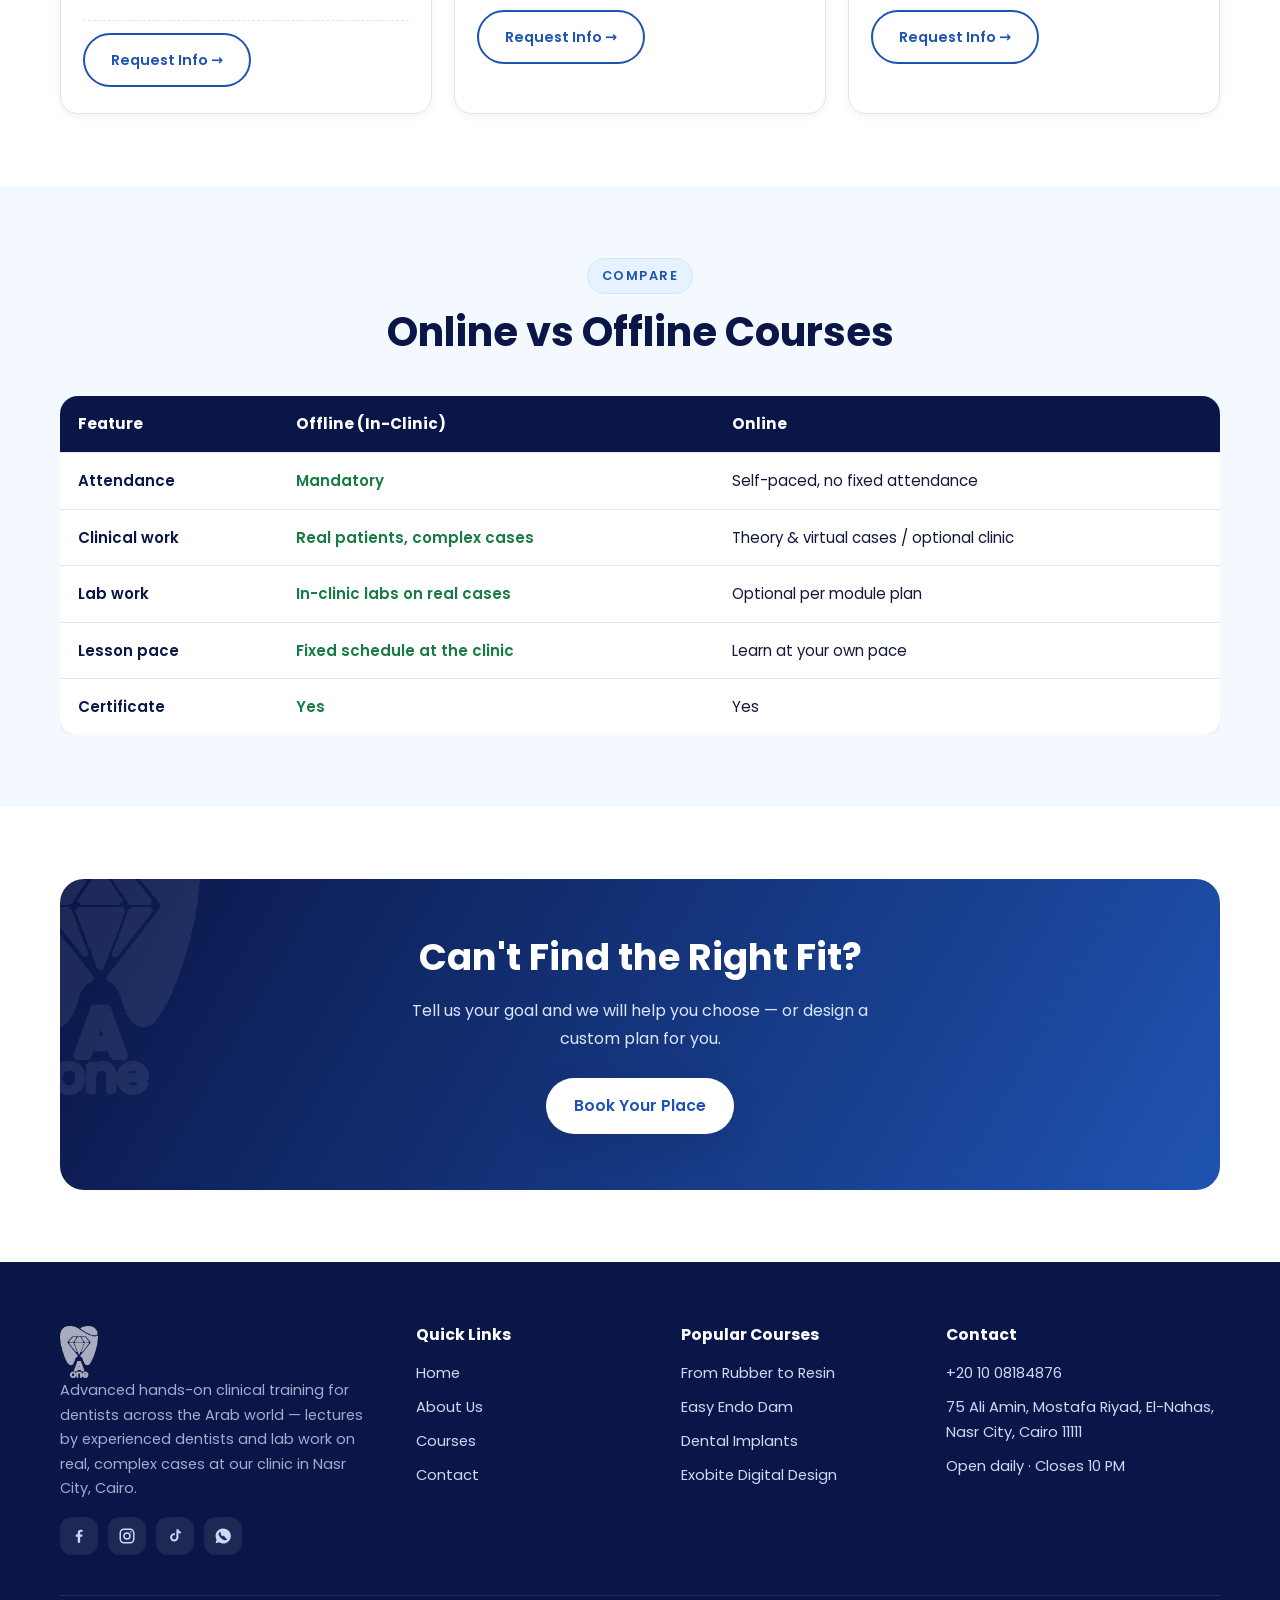
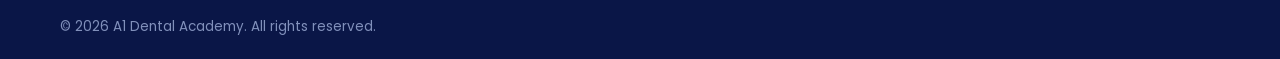
<file: courses.html>
<!DOCTYPE html>
<html lang="en" dir="ltr">
<head>
  <meta charset="UTF-8">
  <meta name="viewport" content="width=device-width, initial-scale=1.0">
  <title>Courses — A1 Dental Academy</title>
  <meta name="description" content="Twelve hands-on dental courses: biomimetics, veneers, prosthodontics, endodontics, oral surgery, implants, periodontics, pedodontics, photography and bleaching. Online or in-clinic.">
  <link rel="icon" type="image/png" href="assets/img/logo-dark.png">
  <meta property="og:title" content="Courses — A1 Dental Academy">
  <meta property="og:image" content="assets/img/gallery/gallery-09.jpg">
  <link rel="preconnect" href="https://fonts.googleapis.com">
  <link rel="preconnect" href="https://fonts.gstatic.com" crossorigin>
  <link href="https://fonts.googleapis.com/css2?family=Poppins:wght@400;500;600;700;800&family=Cairo:wght@400;600;700;800&display=swap" rel="stylesheet">
  <link rel="stylesheet" href="assets/css/style.css">
</head>
<body data-page="courses">

  <header class="site-header">
    <div class="container nav-wrap">
      <a class="brand" href="index.html">
        <img class="logo" src="assets/img/logo-dark.png" alt="A1 Dental Academy logo">
        <span class="brand-name" dir="ltr">A1 Dental Academy<span data-i18n="common.tagline"></span></span>
      </a>
      <nav class="nav-links" aria-label="Primary">
        <a href="index.html" data-page="home" data-i18n="nav.home"></a>
        <a href="about.html" data-page="about" data-i18n="nav.about"></a>
        <a href="courses.html" data-page="courses" data-i18n="nav.courses"></a>
        <a href="contact.html" data-page="contact" data-i18n="nav.contact"></a>
      </nav>
      <div class="lang-switch" role="group" aria-label="Language">
        <button type="button" data-lang="en" class="on">EN</button>
        <button type="button" data-lang="ar">عربي</button>
      </div>
      <button class="nav-toggle" type="button" aria-label="Open menu"><span></span></button>
      <a class="btn btn--primary nav-cta" href="contact.html" data-i18n="nav.cta"></a>
    </div>
  </header>

  <main>
    <section class="page-hero">
      <img class="hero-logo" src="assets/img/logo-light.png" alt="" aria-hidden="true">
      <div class="container">
        <h1 data-i18n="courses.heroTitle"></h1>
        <p data-i18n="courses.heroText"></p>
      </div>
    </section>

    <section class="section">
      <div class="container">
        <div class="filter-bar" role="group" aria-label="Course filter">
          <button class="filter-btn on" type="button" data-filter="all" data-i18n="courses.filterAll"></button>
          <button class="filter-btn" type="button" data-filter="offline" data-i18n="courses.filterOffline"></button>
          <button class="filter-btn" type="button" data-filter="online" data-i18n="courses.filterOnline"></button>
        </div>
        <div id="courses-grid" class="grid grid-3"></div>
      </div>
    </section>

    <section class="section section--soft">
      <div class="container">
        <div class="section-head center">
          <span class="eyebrow" data-i18n="courses.compareKicker"></span>
          <h2 class="title" data-i18n="courses.compareTitle"></h2>
        </div>
        <div class="table-wrap">
          <table class="compare" id="compare-table">
            <thead></thead>
            <tbody></tbody>
          </table>
        </div>
      </div>
    </section>

    <section class="section">
      <div class="container">
        <div class="cta-band">
          <img class="hero-logo" src="assets/img/logo-light.png" alt="" aria-hidden="true">
          <h2 data-i18n="courses.ctaTitle"></h2>
          <p data-i18n="courses.ctaText"></p>
          <a class="btn btn--white" href="contact.html" data-i18n="cta.btn"></a>
        </div>
      </div>
    </section>
  </main>

  <footer class="site-footer">
    <div class="container">
      <div class="footer-grid">
        <div class="footer-brand">
          <img class="logo" src="assets/img/logo-light.png" alt="A1 Dental Academy">
          <p data-i18n="footer.blurb"></p>
          <div class="socials">
            <a href="https://www.facebook.com/profile.php?id=100087639138218" target="_blank" rel="noopener" aria-label="Facebook"><svg width="18" height="18" viewBox="0 0 24 24" fill="#cdd8f5"><path d="M13.5 21v-8h2.7l.4-3.1h-3.1V7.9c0-.9.3-1.5 1.6-1.5h1.6V3.6c-.3 0-1.3-.1-2.4-.1-2.4 0-4 1.4-4 4.1v2.3H7.7V13h2.6v8h3.2z"/></svg></a>
            <a href="https://www.instagram.com/a1dentalacademy" target="_blank" rel="noopener" aria-label="Instagram"><svg width="18" height="18" viewBox="0 0 24 24" fill="none" stroke="#cdd8f5" stroke-width="2"><rect x="3" y="3" width="18" height="18" rx="5"/><circle cx="12" cy="12" r="4"/><circle cx="17.2" cy="6.8" r="1" fill="#cdd8f5" stroke="none"/></svg></a>
            <a href="https://www.tiktok.com/@a1dentalacademy" target="_blank" rel="noopener" aria-label="TikTok"><svg width="18" height="18" viewBox="0 0 24 24" fill="#cdd8f5"><path d="M16.6 3c.3 1.7 1.4 3 3.4 3.2v2.5c-1.2 0-2.4-.3-3.4-1v6.1a5.6 5.6 0 1 1-5.6-5.6c.3 0 .6 0 .9.1v2.7a2.9 2.9 0 1 0 2 2.8V3h2.7z"/></svg></a>
            <a href="https://wa.me/201008184876" target="_blank" rel="noopener" aria-label="WhatsApp"><svg width="18" height="18" viewBox="0 0 24 24" fill="#cdd8f5"><path d="M12 2a10 10 0 0 0-8.6 15l-1.3 4.7 4.9-1.3A10 10 0 1 0 12 2zm5.6 14.4c-.2.6-1.3 1.2-1.8 1.2-.4.1-1 .1-1.6-.1a14 14 0 0 1-5.8-3.6 11 11 0 0 1-2-3.2c-.3-.6-.4-1.2-.3-1.7 0-.5.4-1.4 1-1.8l.6-.6c.2-.2.4-.2.6 0l1 1.6c.1.2.1.4 0 .6l-.4.6c-.1.2-.2.3-.1.4a7 7 0 0 0 2.4 2.4c.1.1.3.1.5 0l.5-.5c.2-.2.4-.2.6 0l1.4 1.1c.2.2.2.3.2.4v.5z"/></svg></a>
          </div>
        </div>
        <div>
          <h4 data-i18n="footer.quick"></h4>
          <ul>
            <li><a href="index.html" data-i18n="nav.home"></a></li>
            <li><a href="about.html" data-i18n="nav.about"></a></li>
            <li><a href="courses.html" data-i18n="nav.courses"></a></li>
            <li><a href="contact.html" data-i18n="nav.contact"></a></li>
          </ul>
        </div>
        <div>
          <h4 data-i18n="footer.coursesCol"></h4>
          <ul>
            <li><a href="courses.html?course=biomimetics" dir="auto">From Rubber to Resin</a></li>
            <li><a href="courses.html?course=endo-dam" dir="auto">Easy Endo Dam</a></li>
            <li><a href="courses.html?course=implants" dir="auto">Dental Implants</a></li>
            <li><a href="courses.html?course=exobite" dir="auto">Exobite Digital Design</a></li>
          </ul>
        </div>
        <div>
          <h4 data-i18n="footer.contactCol"></h4>
          <ul>
            <li><a href="tel:+201008184876" dir="ltr">+20 10 08184876</a></li>
            <li>75 Ali Amin, Mostafa Riyad, El-Nahas, Nasr City, Cairo 11111</li>
            <li data-i18n="contact.hoursValue"></li>
          </ul>
        </div>
      </div>
      <div class="footer-bottom">
        <span dir="auto">© <span id="year"></span> <span data-i18n="footer.rights"></span></span>
      </div>
    </div>
  </footer>

  <script src="assets/js/i18n.js"></script>
  <script src="assets/js/data.js"></script>
  <script src="assets/js/main.js"></script>
</body>
</html>
</file>
<file: assets/css/style.css>
/* ============ A1 Dental Academy — Design System ============
   Palette sourced from the official course PDF:
   royal blue #1F53B1 · azure #61A0FF · sky #98D9FF · white · ink
*/
:root {
  --blue-950: #0a1647;
  --blue-900: #0d1f5c;
  --blue-800: #142a86;
  --primary: #1f53b1;
  --primary-600: #2a63c7;
  --primary-300: #7db1ff;
  --accent: #61a0ff;
  --sky: #98d9ff;
  --sky-100: #e6f2ff;
  --ink: #12183a;
  --muted: #5b6486;
  --line: #dce6f6;
  --bg: #ffffff;
  --bg-soft: #f4f8ff;
  --white: #ffffff;
  --radius: 18px;
  --radius-sm: 12px;
  --shadow-sm: 0 2px 10px rgba(16, 24, 51, .06);
  --shadow: 0 12px 34px rgba(16, 24, 51, .12);
  --shadow-lg: 0 24px 60px rgba(13, 31, 92, .22);
  --font-en: "Poppins", "Cairo", system-ui, -apple-system, "Segoe UI", sans-serif;
  --font-ar: "Cairo", "Poppins", system-ui, sans-serif;
  --container: 1160px;
  --nav-h: 76px;
}

*, *::before, *::after { box-sizing: border-box; }

html { scroll-behavior: smooth; }

html[lang="ar"] {
  --font-en: var(--font-ar);
}

body {
  margin: 0;
  font-family: var(--font-en);
  font-size: 16px;
  line-height: 1.7;
  color: var(--ink);
  background: var(--bg);
  -webkit-font-smoothing: antialiased;
}

h1, h2, h3, h4 { line-height: 1.2; margin: 0 0 .5em; font-weight: 700; }
p { margin: 0 0 1em; }
img { max-width: 100%; display: block; }
a { color: var(--primary); text-decoration: none; }
ul { margin: 0; padding: 0; list-style: none; }

.container { width: min(var(--container), 92%); margin-inline: auto; }

.section { padding: 72px 0; }
.section--soft { background: var(--bg-soft); }

.eyebrow {
  display: inline-block;
  font-size: .8rem;
  font-weight: 600;
  letter-spacing: .12em;
  text-transform: uppercase;
  color: var(--primary);
  background: var(--sky-100);
  border: 1px solid #cfe6ff;
  padding: 6px 14px;
  border-radius: 999px;
  margin-bottom: 14px;
}

h2.title { font-size: clamp(1.7rem, 3.4vw, 2.5rem); color: var(--blue-950); }
.section-head { max-width: 720px; margin-bottom: 40px; }
.section-head.center { margin-inline: auto; text-align: center; }
.section-head p.lead { color: var(--muted); font-size: 1.05rem; }

.btn {
  display: inline-flex;
  align-items: center;
  justify-content: center;
  gap: 8px;
  font-family: inherit;
  font-weight: 600;
  font-size: .98rem;
  border-radius: 999px;
  padding: 13px 26px;
  border: 2px solid transparent;
  cursor: pointer;
  transition: transform .15s ease, box-shadow .2s ease, background .2s ease, color .2s ease;
  text-align: center;
}
.btn:active { transform: translateY(1px); }
.btn--primary { background: var(--primary); color: #fff; box-shadow: 0 8px 20px rgba(31, 83, 177, .35); }
.btn--primary:hover { background: var(--primary-600); box-shadow: var(--shadow-lg); }
.btn--ghost { background: transparent; color: #fff; border-color: rgba(255, 255, 255, .7); }
.btn--ghost:hover { background: rgba(255, 255, 255, .14); }
.btn--outline { background: transparent; color: var(--primary); border-color: var(--primary); }
.btn--outline:hover { background: var(--sky-100); }
.btn--white { background: #fff; color: var(--primary); box-shadow: var(--shadow); }
.btn--white:hover { background: var(--sky-100); }

/* ---------- Header ---------- */
.site-header {
  position: sticky;
  top: 0;
  z-index: 60;
  background: rgba(255, 255, 255, .92);
  backdrop-filter: blur(10px);
  border-bottom: 1px solid var(--line);
}
.nav-wrap { display: flex; align-items: center; gap: 20px; height: var(--nav-h); }
.brand { display: flex; align-items: center; gap: 12px; }
.brand .logo { height: 46px; width: auto; }
.brand-name { font-weight: 700; font-size: 1.06rem; line-height: 1.15; color: var(--blue-950); }
.brand-name span { display: block; font-size: .66rem; font-weight: 600; letter-spacing: .14em; text-transform: uppercase; color: var(--accent); }

.nav-links { display: flex; align-items: center; gap: 4px; margin-inline-start: auto; }
.nav-links a {
  padding: 10px 14px;
  border-radius: 999px;
  font-weight: 500;
  font-size: .96rem;
  color: var(--ink);
}
.nav-links a:hover, .nav-links a[aria-current="page"] { color: var(--primary); background: var(--sky-100); }

.lang-switch {
  display: inline-flex;
  align-items: center;
  border: 1.5px solid var(--line);
  border-radius: 999px;
  overflow: hidden;
  font-weight: 600;
  font-size: .8rem;
}
.lang-switch button {
  border: 0;
  background: transparent;
  padding: 7px 12px;
  cursor: pointer;
  color: var(--muted);
  font-family: inherit;
  transition: background .15s, color .15s;
}
.lang-switch button.on { background: var(--primary); color: #fff; }

.nav-cta { margin-inline-start: 6px; }
.nav-toggle {
  display: none;
  border: 0;
  background: transparent;
  padding: 10px;
  cursor: pointer;
}
.nav-toggle span, .nav-toggle span::before, .nav-toggle span::after {
  content: "";
  display: block;
  width: 24px;
  height: 2.5px;
  background: var(--blue-950);
  border-radius: 3px;
  transition: transform .2s, opacity .2s;
}
.nav-toggle span::before { transform: translateY(-7px); }
.nav-toggle span::after { transform: translateY(5px); }
body.nav-open .nav-toggle span { transform: rotate(45deg); }
body.nav-open .nav-toggle span::before { transform: translateY(0) rotate(90deg); }
body.nav-open .nav-toggle span::after { transform: translateY(0) rotate(90deg); opacity: 0; }

/* ---------- Hero ---------- */
.hero {
  position: relative;
  overflow: hidden;
  color: #fff;
  background: linear-gradient(135deg, var(--blue-950) 0%, var(--blue-800) 45%, var(--primary) 100%);
  padding: 88px 0 96px;
}
.hero .hero-bg {
  position: absolute;
  inset: 0;
  opacity: .12;
  background-image: radial-gradient(circle at 20% 20%, #fff 0 1.5px, transparent 1.6px),
    radial-gradient(circle at 80% 60%, #fff 0 1.5px, transparent 1.6px);
  background-size: 90px 90px;
}
.hero .hero-logo {
  position: absolute;
  inset-inline-end: -70px;
  bottom: -80px;
  width: 380px;
  opacity: .14;
  pointer-events: none;
}
.hero-inner { position: relative; display: grid; grid-template-columns: 1.15fr .85fr; gap: 40px; align-items: center; }
.hero h1 { font-size: clamp(2.1rem, 5vw, 3.4rem); margin-bottom: 18px; letter-spacing: -.01em; }
.hero h1 .accent { color: var(--sky); }
.hero p.lead { color: #dbe7ff; font-size: 1.12rem; max-width: 56ch; }
.hero-actions { display: flex; gap: 14px; flex-wrap: wrap; margin-top: 28px; }
.hero-meta { display: flex; gap: 26px; flex-wrap: wrap; margin-top: 44px; }
.hero-meta .stat b { display: block; font-size: 1.5rem; }
.hero-meta .stat span { font-size: .82rem; color: #c3d4ff; }

.hero-card {
  background: rgba(255, 255, 255, .1);
  border: 1px solid rgba(255, 255, 255, .22);
  border-radius: var(--radius);
  backdrop-filter: blur(8px);
  padding: 26px;
}
.hero-card img { border-radius: var(--radius-sm); margin-bottom: 14px; }
.hero-card h3 { font-size: 1.05rem; }
.hero-card p { color: #dbe7ff; font-size: .9rem; margin: 0; }

/* ---------- Cards ---------- */
.grid { display: grid; gap: 22px; }
.grid-2 { grid-template-columns: repeat(2, 1fr); }
.grid-3 { grid-template-columns: repeat(3, 1fr); }
.grid-4 { grid-template-columns: repeat(4, 1fr); }
.split { grid-template-columns: 1.1fr .9fr; gap: 40px; align-items: center; }
.split-even { grid-template-columns: 1fr 1fr; gap: 34px; align-items: start; }

.mode-card {
  background: #fff;
  border: 1px solid var(--line);
  border-radius: var(--radius);
  padding: 30px;
  box-shadow: var(--shadow-sm);
  transition: transform .2s ease, box-shadow .2s ease, border-color .2s;
  display: flex;
  flex-direction: column;
}
.mode-card:hover { transform: translateY(-4px); box-shadow: var(--shadow); border-color: var(--accent); }
.mode-card .ic {
  width: 58px; height: 58px;
  border-radius: 16px;
  display: grid; place-items: center;
  font-size: 1.6rem;
  margin-bottom: 18px;
  background: var(--sky-100);
}
.mode-card.online .ic { background: #e9f7ff; }
.mode-card h3 { color: var(--blue-950); font-size: 1.25rem; }
.mode-card ul { margin-top: 6px; display: grid; gap: 9px; }
.mode-card li { display: flex; gap: 10px; align-items: flex-start; color: var(--muted); font-size: .95rem; }
.mode-card li::before {
  content: "✓";
  color: var(--primary);
  font-weight: 800;
  background: var(--sky-100);
  width: 20px; height: 20px;
  border-radius: 50%;
  display: grid; place-items: center;
  flex: none; font-size: .72rem;
}
.mode-card .badge { align-self: flex-start; margin-bottom: 12px; }
.mode-card .btn { margin-top: auto; width: fit-content; }

.badge {
  display: inline-flex;
  align-items: center;
  gap: 5px;
  font-size: .7rem;
  font-weight: 700;
  letter-spacing: .05em;
  text-transform: uppercase;
  padding: 5px 11px;
  border-radius: 999px;
}
.badge--offline { background: #ffeef1; color: #c2122f; border: 1px solid #ffd4dc; }
.badge--online { background: #e9f7ff; color: #0b66a8; border: 1px solid #c8edff; }
.badge--mix { background: #eef2ff; color: #3d3fd6; border: 1px solid #d9ddff; }
.badge--blue { background: var(--sky-100); color: var(--primary); border: 1px solid #cfe6ff; }

.course-card {
  background: #fff;
  border: 1px solid var(--line);
  border-radius: var(--radius);
  overflow: hidden;
  box-shadow: var(--shadow-sm);
  transition: transform .2s ease, box-shadow .2s ease;
  display: flex;
  flex-direction: column;
}
.course-card:hover { transform: translateY(-5px); box-shadow: var(--shadow); }
.course-card .thumb { position: relative; aspect-ratio: 4/3; overflow: hidden; background: var(--sky-100); }
.course-card .thumb img { width: 100%; height: 100%; object-fit: cover; transition: transform .4s ease; }
.course-card:hover .thumb img { transform: scale(1.05); }
.course-card .thumb .badges { position: absolute; top: 12px; inset-inline-start: 12px; display: flex; gap: 6px; }
.course-card .body { padding: 20px 22px 22px; display: flex; flex-direction: column; flex: 1; }
.course-card .num { font-size: .72rem; font-weight: 700; color: var(--accent); letter-spacing: .1em; }
.course-card h3 { font-size: 1.12rem; color: var(--blue-950); }
.course-card .tag { color: var(--muted); font-size: .85rem; }
.course-card .card-cta {
  margin: 14px 0 4px; padding-top: 12px; border-top: 1px dashed var(--line);
}
.course-card .card-link { margin-top: auto; font-weight: 600; font-size: .9rem; }

/* ---------- Steps ---------- */
.steps { counter-reset: step; display: grid; gap: 22px; }
.step {
  position: relative;
  background: #fff;
  border: 1px solid var(--line);
  border-radius: var(--radius);
  padding: 30px 28px 28px 52px;
  box-shadow: var(--shadow-sm);
}
.step::before {
  counter-increment: step;
  content: counter(step);
  position: absolute;
  inset-inline-start: -14px; top: 26px;
  width: 42px; height: 42px;
  background: var(--primary);
  color: #fff;
  border-radius: 14px;
  display: grid; place-items: center;
  font-weight: 700;
  box-shadow: 0 8px 18px rgba(31, 83, 177, .35);
}
.step h3 { color: var(--blue-950); font-size: 1.1rem; }
.step p { color: var(--muted); font-size: .94rem; margin: 0; }

/* ---------- Gallery ---------- */
.gallery { display: grid; grid-template-columns: repeat(4, 1fr); gap: 14px; }
.gallery a { border-radius: var(--radius-sm); overflow: hidden; aspect-ratio: 4/5; position: relative; }
.gallery img { width: 100%; height: 100%; object-fit: cover; transition: transform .35s ease; }
.gallery a:hover img { transform: scale(1.07); }
.gallery a:hover::after {
  content: "🔍";
  position: absolute; inset: 0;
  display: grid; place-items: center;
  background: rgba(13, 31, 92, .4);
  color: #fff; font-size: 1.5rem;
}

/* ---------- Stats band ---------- */
.stats-band { background: linear-gradient(120deg, var(--primary) 0%, var(--accent) 100%); color: #fff; border-radius: 24px; padding: 46px 40px; display: grid; grid-template-columns: repeat(4, 1fr); gap: 20px; text-align: center; }
.stats-band b { display: block; font-size: 2rem; }
.stats-band span { font-size: .86rem; opacity: .9; }

/* ---------- Docs ---------- */
.doc-card { text-align: center; background: #fff; border: 1px solid var(--line); border-radius: var(--radius); padding: 24px 18px; box-shadow: var(--shadow-sm); }
.doc-card .avatar { width: 110px; height: 110px; margin: 0 auto 12px; border-radius: 50%; border: 3px solid var(--sky-100); overflow: hidden; background: var(--sky-100); }
.doc-card .avatar img { width: 100%; height: 100%; object-fit: cover; }
.doc-card h3 { font-size: 1rem; color: var(--blue-950); }
.doc-card p { font-size: .82rem; color: var(--muted); margin: 0; }

/* ---------- CTA band ---------- */
.cta-band {
  position: relative;
  overflow: hidden;
  background: linear-gradient(120deg, var(--blue-950), var(--primary));
  color: #fff;
  border-radius: 24px;
  padding: 56px 44px;
  text-align: center;
}
.cta-band h2 { font-size: clamp(1.6rem, 3vw, 2.3rem); max-width: 22ch; margin-inline: auto; }
.cta-band p { color: #dbe7ff; max-width: 46ch; margin: 8px auto 26px; }
.cta-band .hero-logo { position: absolute; inset-inline-start: -60px; top: -60px; width: 200px; opacity: .12; }

/* ---------- Page hero ---------- */
.page-hero { background: linear-gradient(135deg, var(--blue-950), var(--primary)); color: #fff; padding: 64px 0 72px; position: relative; overflow: hidden; }
.page-hero .hero-logo { position: absolute; inset-inline-end: -80px; bottom: -90px; width: 320px; opacity: .12; }
.page-hero h1 { font-size: clamp(1.9rem, 4vw, 2.8rem); }
.page-hero p { color: #dbe7ff; max-width: 60ch; margin: 0; }

/* ---------- Forms ---------- */
.form-card { background: #fff; border: 1px solid var(--line); border-radius: var(--radius); box-shadow: var(--shadow); padding: 32px; }
.field { margin-bottom: 18px; }
.field label { display: block; font-weight: 600; font-size: .88rem; margin-bottom: 7px; color: var(--blue-950); }
.field input, .field select, .field textarea {
  width: 100%;
  font-family: inherit;
  font-size: .96rem;
  color: var(--ink);
  border: 1.5px solid var(--line);
  border-radius: var(--radius-sm);
  padding: 12px 14px;
  background: var(--bg-soft);
  transition: border-color .15s, box-shadow .15s, background .15s;
}
.field input:focus, .field select:focus, .field textarea:focus {
  outline: none;
  border-color: var(--accent);
  background: #fff;
  box-shadow: 0 0 0 4px rgba(97, 160, 255, .18);
}
.field textarea { resize: vertical; min-height: 130px; }
.form-msg { display: none; margin-top: 14px; padding: 12px 16px; border-radius: var(--radius-sm); font-size: .9rem; font-weight: 600; }
.form-msg.ok { display: block; background: #e7f8ee; color: #187a45; border: 1px solid #b8e8c9; }
.form-msg.err { display: block; background: #ffeef1; color: #c2122f; border: 1px solid #ffd4dc; }

/* ---------- Contact cards ---------- */
.info-card { background: #fff; border: 1px solid var(--line); border-radius: var(--radius); padding: 22px; box-shadow: var(--shadow-sm); display: flex; gap: 14px; }
.info-card .ic { width: 46px; height: 46px; flex: none; border-radius: 14px; display: grid; place-items: center; background: var(--sky-100); font-size: 1.2rem; }
.info-card h3 { font-size: .92rem; color: var(--blue-950); margin-bottom: 2px; }
.info-card p { color: var(--muted); font-size: .9rem; margin: 0; }
.info-card a { font-weight: 600; }

.map-frame { border: 0; width: 100%; height: 380px; border-radius: var(--radius); box-shadow: var(--shadow-sm); display: block; }

/* ---------- Table ---------- */
.table-wrap { overflow-x: auto; }
table.compare { width: 100%; border-collapse: collapse; background: #fff; border-radius: var(--radius); overflow: hidden; box-shadow: var(--shadow-sm); }
table.compare th, table.compare td { padding: 15px 18px; text-align: start; vertical-align: top; border-bottom: 1px solid var(--line); font-size: .94rem; }
table.compare thead th { background: var(--blue-950); color: #fff; font-size: .95rem; }
table.compare tbody tr:last-child td { border-bottom: 0; }
table.compare td:first-child { font-weight: 600; color: var(--blue-950); }
table.compare td.ok { color: #187a45; font-weight: 600; }
table.compare td.no { color: #c2122f; font-weight: 600; }

/* ---------- Footer ---------- */
.site-footer { background: var(--blue-950); color: #cdd8f5; margin-top: 0; }
.footer-grid { display: grid; grid-template-columns: 1.4fr 1fr 1fr 1.2fr; gap: 36px; padding: 64px 0 40px; }
.site-footer h4 { color: #fff; font-size: .98rem; margin-bottom: 16px; }
.site-footer a { color: #cdd8f5; }
.site-footer a:hover { color: #fff; }
.site-footer ul { display: grid; gap: 9px; font-size: .92rem; }
.footer-brand .logo { height: 52px; }
.footer-brand p { color: #9fadcf; font-size: .9rem; }
.socials { display: flex; gap: 10px; margin-top: 16px; }
.socials a {
  width: 38px; height: 38px;
  border-radius: 12px;
  display: grid; place-items: center;
  background: rgba(255, 255, 255, .08);
  transition: background .2s, transform .2s;
}
.socials a:hover { background: var(--primary); transform: translateY(-2px); }
.footer-bottom { border-top: 1px solid rgba(255, 255, 255, .1); padding: 20px 0; display: flex; justify-content: space-between; gap: 10px; flex-wrap: wrap; font-size: .84rem; color: #8190bb; }

/* ---------- Misc ---------- */
.divider { height: 1px; background: var(--line); border: 0; margin: 0; }
.anchor-back { text-align: center; margin-top: 34px; }
.filter-bar { display: flex; gap: 10px; flex-wrap: wrap; margin-bottom: 30px; }
.filter-btn { border: 1.5px solid var(--line); background: #fff; color: var(--muted); border-radius: 999px; padding: 9px 20px; font-family: inherit; font-weight: 600; font-size: .9rem; cursor: pointer; transition: all .15s; }
.filter-btn.on { background: var(--primary); border-color: var(--primary); color: #fff; }
.note { font-size: .85rem; color: var(--muted); }
.center { text-align: center; }
.hidden { display: none !important; }

/* ---------- Lightbox ---------- */
.lightbox { position: fixed; inset: 0; z-index: 90; background: rgba(10, 22, 71, .92); display: none; align-items: center; justify-content: center; padding: 30px; }
.lightbox.open { display: flex; }
.lightbox img { max-width: 100%; max-height: 86vh; border-radius: var(--radius-sm); box-shadow: var(--shadow-lg); }
.lightbox .lb-close { position: absolute; top: 24px; inset-inline-end: 28px; color: #fff; background: rgba(255,255,255,.12); border: 0; width: 44px; height: 44px; border-radius: 50%; font-size: 1.3rem; cursor: pointer; }
.lightbox .lb-prev, .lightbox .lb-next { position: absolute; top: 50%; transform: translateY(-50%); color: #fff; background: rgba(255,255,255,.12); border: 0; width: 46px; height: 46px; border-radius: 50%; font-size: 1.2rem; cursor: pointer; }
.lightbox .lb-prev { inset-inline-start: 24px; }
.lightbox .lb-next { inset-inline-end: 24px; }

/* ---------- Responsive ---------- */
@media (max-width: 960px) {
  .grid-4 { grid-template-columns: repeat(2, 1fr); }
  .footer-grid { grid-template-columns: 1fr 1fr; }
  .hero-inner { grid-template-columns: 1fr; }
  .hero-card { order: -1; }
  .stats-band { grid-template-columns: repeat(2, 1fr); }
  .gallery { grid-template-columns: repeat(3, 1fr); }
}

@media (max-width: 768px) {
  .section { padding: 56px 0; }
  .grid-3, .grid-2, .split, .split-even { grid-template-columns: 1fr; }
  .grid-4 { grid-template-columns: repeat(2, 1fr); }
  .nav-toggle { display: block; margin-inline-start: auto; }
  .nav-links {
    position: fixed;
    inset-inline: 0; top: var(--nav-h);
    flex-direction: column;
    align-items: stretch;
    background: #fff;
    border-bottom: 1px solid var(--line);
    padding: 12px 20px 20px;
    box-shadow: var(--shadow);
    display: none;
    gap: 6px;
  }
  body.nav-open .nav-links { display: flex; }
  .nav-links a { display: block; padding: 12px 14px; }
  .nav-cta { margin-inline-start: 0; }
  .lang-switch { order: -1; }
  .nav-cta { display: none; }
  .footer-grid { grid-template-columns: 1fr; gap: 30px; }
  .gallery { grid-template-columns: repeat(2, 1fr); }
  .cta-band { padding: 44px 26px; }
  .form-card { padding: 24px; }
  .step { padding-inline-start: 40px; }
}

@media (max-width: 480px) {
  .brand-name span { display: none; }
  .hero-meta { gap: 16px; }
  .stats-band { grid-template-columns: 1fr 1fr; }
}
</file>
